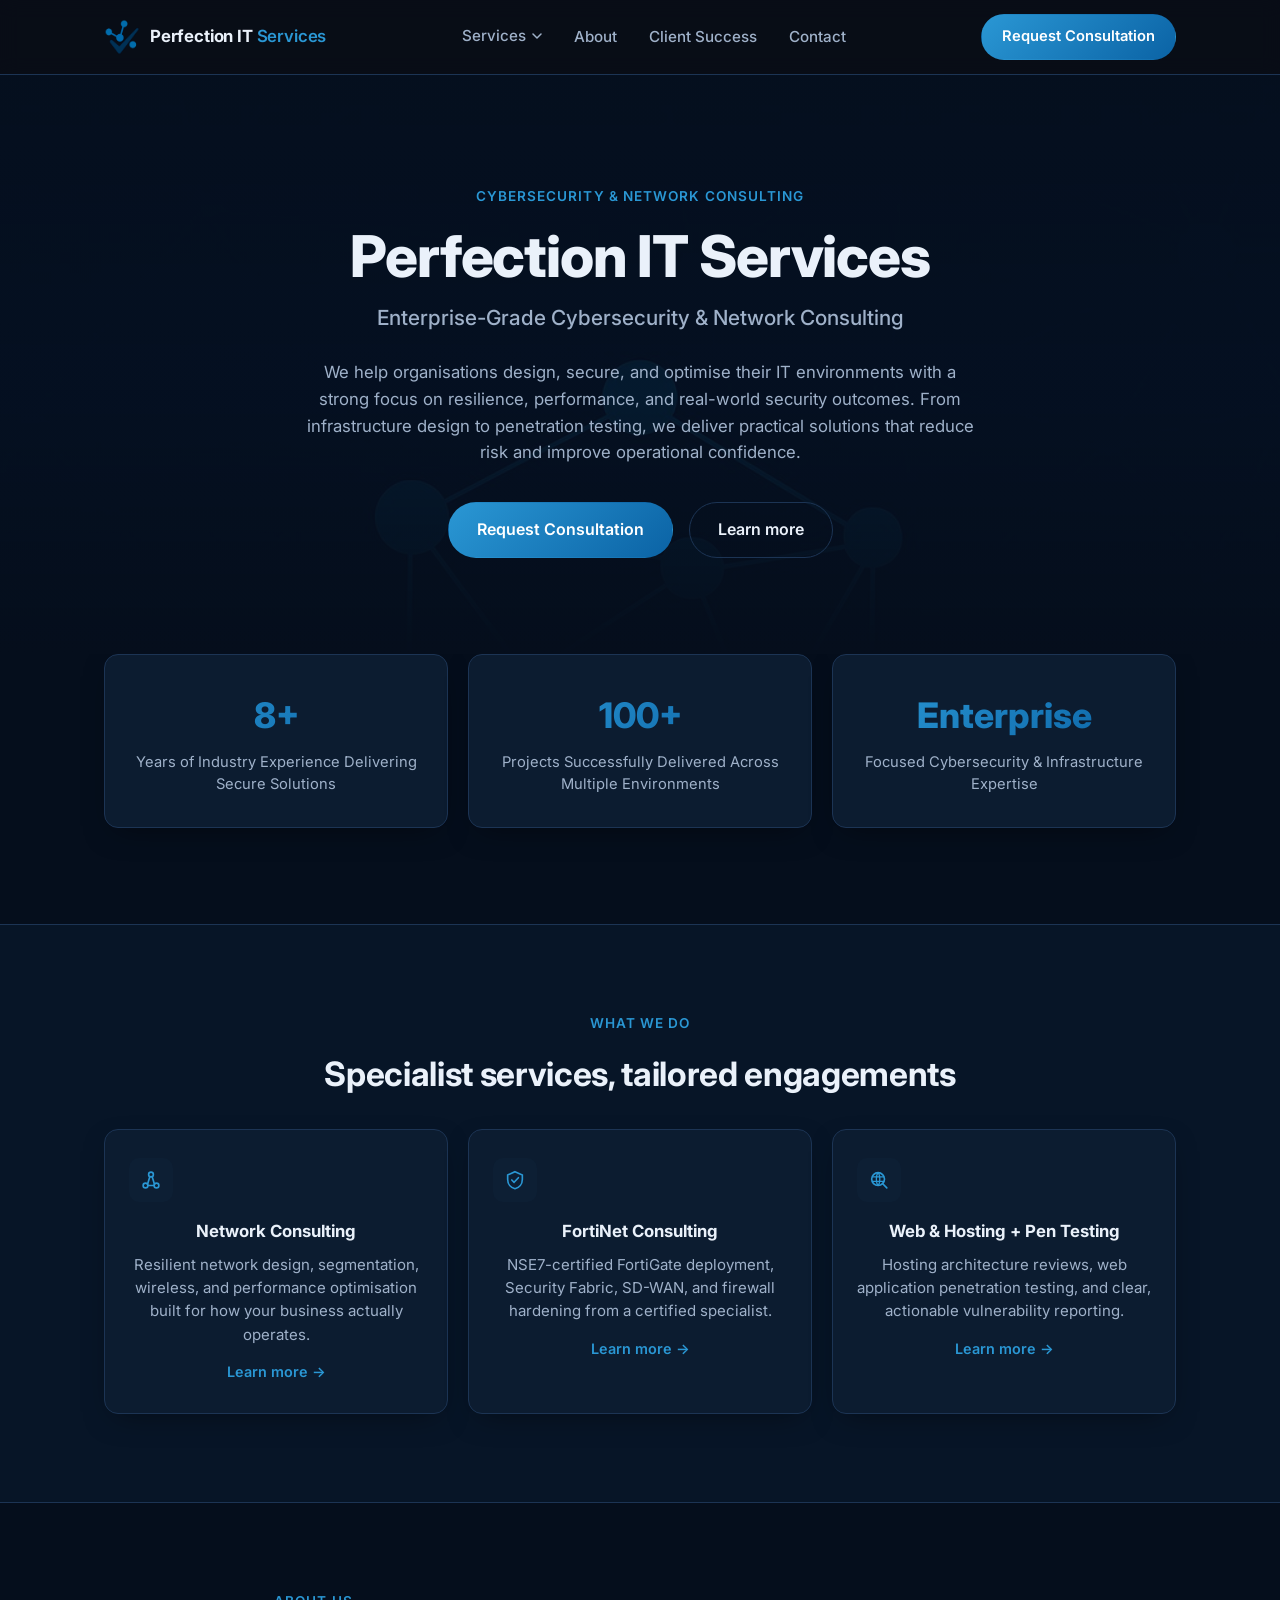
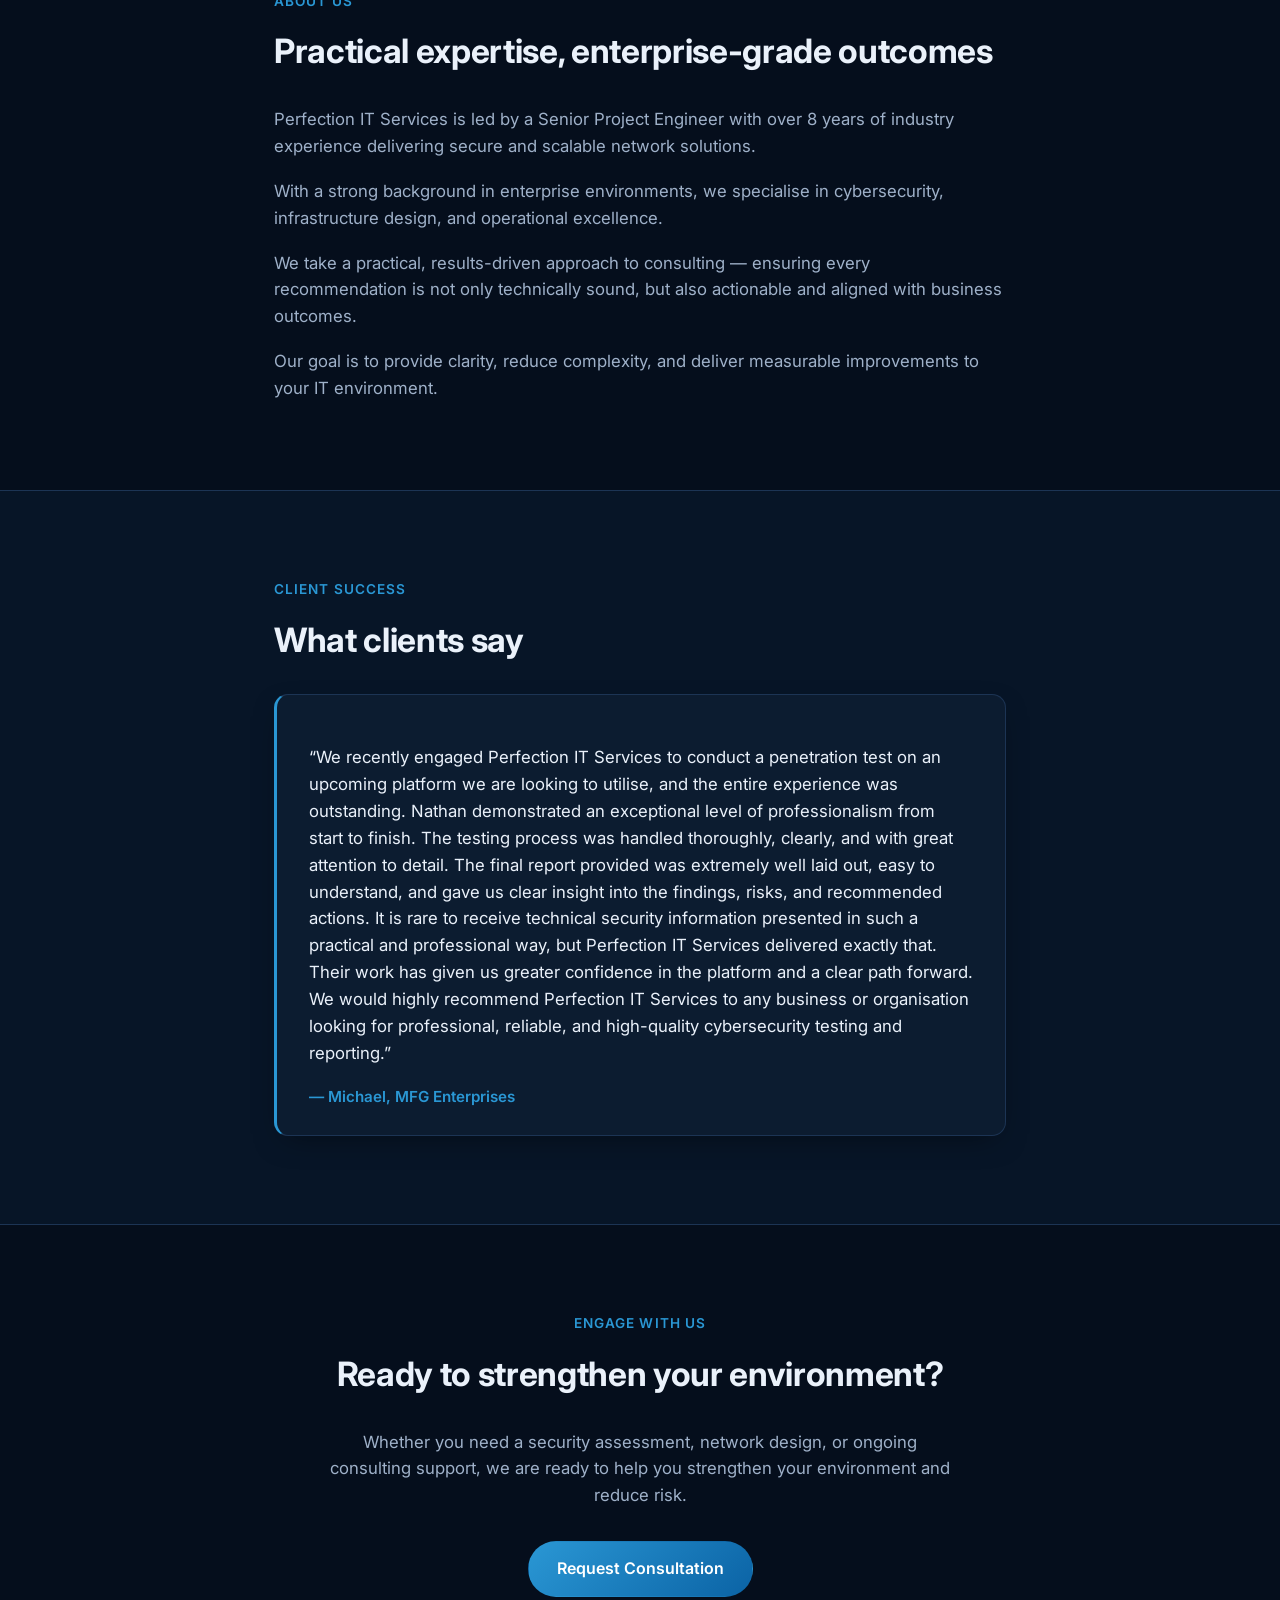
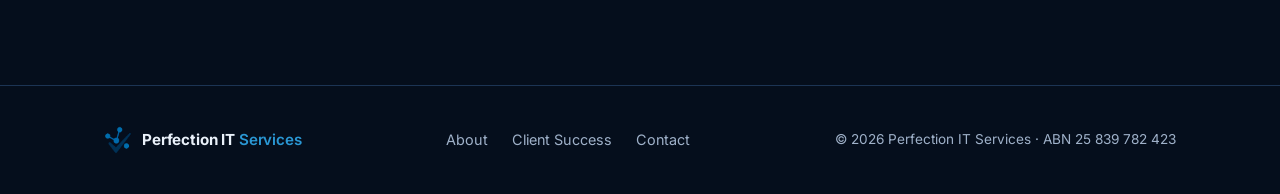
<file: index.html>
<!DOCTYPE html>
<html lang="en-AU">
<head>
<meta charset="UTF-8">
<meta name="viewport" content="width=device-width, initial-scale=1.0">
<title>Perfection IT Services | Cybersecurity &amp; Network Consulting</title>
<meta name="description" content="NSE7-certified cybersecurity, network design, and FortiNet consulting for Australian businesses — practical, results-driven security outcomes.">
<meta name="robots" content="index, follow">
<link rel="canonical" href="https://perfection-it.com/">

<link rel="icon" type="image/png" sizes="32x32" href="assets/favicon-32.png">
<link rel="icon" type="image/png" sizes="48x48" href="assets/favicon-48.png">
<link rel="icon" type="image/png" sizes="64x64" href="assets/favicon-64.png">
<link rel="apple-touch-icon" sizes="180x180" href="assets/apple-touch-icon.png">
<link rel="preconnect" href="https://fonts.googleapis.com">
<link rel="preconnect" href="https://fonts.gstatic.com" crossorigin>
<link href="https://fonts.googleapis.com/css2?family=Inter:wght@400;500;600;700;800&display=swap" rel="stylesheet">
<link rel="stylesheet" href="css/styles.css">

<meta property="og:site_name" content="Perfection IT Services">
<meta property="og:title" content="Perfection IT Services | Cybersecurity & Network Consulting">
<meta property="og:description" content="NSE7-certified cybersecurity, network design, and FortiNet consulting for Australian businesses — practical, results-driven security outcomes.">
<meta property="og:type" content="website">
<meta property="og:url" content="https://perfection-it.com/">
<meta property="og:image" content="https://perfection-it.com/assets/og-image.jpg">
<meta property="og:locale" content="en_AU">
<meta name="twitter:card" content="summary_large_image">
<meta name="twitter:title" content="Perfection IT Services | Cybersecurity & Network Consulting">
<meta name="twitter:description" content="NSE7-certified cybersecurity, network design, and FortiNet consulting for Australian businesses.">
<meta name="twitter:image" content="https://perfection-it.com/assets/og-image.jpg">

<script type="application/ld+json">
{
  "@context": "https://schema.org",
  "@type": "ProfessionalService",
  "@id": "https://perfection-it.com/#organization",
  "name": "Perfection IT Services",
  "url": "https://perfection-it.com/",
  "logo": "https://perfection-it.com/assets/logo-full.png",
  "image": "https://perfection-it.com/assets/og-image.jpg",
  "email": "consulting@perfection-it.com",
  "description": "Enterprise-grade cybersecurity, network design, and FortiNet consulting for Australian businesses, led by an NSE7-certified consultant.",
  "areaServed": "AU",
  "taxID": "25 839 782 423",
  "hasCredential": {
    "@type": "EducationalOccupationalCredential",
    "credentialCategory": "certification",
    "name": "NSE7 - Fortinet Network Security Expert"
  },
  "makesOffer": [
    {
      "@type": "Offer",
      "itemOffered": { "@type": "Service", "name": "Network Consulting", "url": "https://perfection-it.com/network-consulting.html" }
    },
    {
      "@type": "Offer",
      "itemOffered": { "@type": "Service", "name": "FortiNet Consulting", "url": "https://perfection-it.com/fortinet-consulting.html" }
    },
    {
      "@type": "Offer",
      "itemOffered": { "@type": "Service", "name": "Website & Hosted Platform Consulting + Penetration Testing", "url": "https://perfection-it.com/web-hosting-pentest.html" }
    }
  ]
}
</script>
</head>
<body>

<a class="skip-link" href="#main">Skip to content</a>

<header class="site-header" id="top">
  <div class="container header-inner">
    <a href="#top" class="brand" aria-label="Perfection IT Services — home">
      <img src="assets/logo-mark.png" alt="" width="36" height="36" class="brand-mark">
      <span class="brand-name">Perfection IT<span class="brand-name-accent"> Services</span></span>
    </a>

    <nav class="site-nav" aria-label="Primary">
      <button class="nav-toggle" id="navToggle" aria-expanded="false" aria-controls="navMenu" aria-label="Toggle menu">
        <span></span><span></span><span></span>
      </button>
      <ul class="nav-menu" id="navMenu">
        <li class="has-dropdown">
          <button type="button" class="dropdown-toggle" aria-haspopup="true" aria-expanded="false">
            Services
            <svg class="chevron" width="10" height="10" viewBox="0 0 10 10" aria-hidden="true"><path d="M1 3 L5 7 L9 3" stroke="currentColor" stroke-width="1.5" fill="none" stroke-linecap="round" stroke-linejoin="round"/></svg>
          </button>
          <ul class="dropdown-menu">
            <li><a href="network-consulting.html">Network Consulting</a></li>
            <li><a href="fortinet-consulting.html">FortiNet Consulting</a></li>
            <li><a href="web-hosting-pentest.html">Web &amp; Hosting + Pen Testing</a></li>
          </ul>
        </li>
        <li><a href="#about">About</a></li>
        <li><a href="#success">Client Success</a></li>
        <li><a href="#engage">Contact</a></li>
      </ul>
    </nav>

    <a href="https://portal.perfection-it.com/Request" class="btn btn-primary btn-header">Request Consultation</a>
  </div>
</header>

<main id="main">

  <section class="hero">
    <div class="container hero-inner">
      <p class="eyebrow">Cybersecurity &amp; Network Consulting</p>
      <h1>Perfection IT Services</h1>
      <p class="hero-sub">Enterprise-Grade Cybersecurity &amp; Network Consulting</p>
      <p class="hero-lede">
        We help organisations design, secure, and optimise their IT environments with a strong focus on
        resilience, performance, and real-world security outcomes. From infrastructure design to penetration
        testing, we deliver practical solutions that reduce risk and improve operational confidence.
      </p>
      <div class="hero-actions">
        <a href="https://portal.perfection-it.com/Request" class="btn btn-primary btn-lg">Request Consultation</a>
        <a href="#about" class="btn btn-ghost btn-lg">Learn more</a>
      </div>
    </div>
    <div class="hero-glow" aria-hidden="true"></div>
  </section>

  <section class="stats" aria-label="Key metrics">
    <div class="container stats-grid">
      <div class="stat-card">
        <p class="stat-number">8+</p>
        <p class="stat-label">Years of Industry Experience Delivering Secure Solutions</p>
      </div>
      <div class="stat-card">
        <p class="stat-number">100+</p>
        <p class="stat-label">Projects Successfully Delivered Across Multiple Environments</p>
      </div>
      <div class="stat-card">
        <p class="stat-number">Enterprise</p>
        <p class="stat-label">Focused Cybersecurity &amp; Infrastructure Expertise</p>
      </div>
    </div>
  </section>

  <section class="section section-alt" id="services">
    <div class="container section-center">
      <p class="section-kicker">What We Do</p>
      <h2>Specialist services, tailored engagements</h2>
      <div class="services-grid">
        <a href="network-consulting.html" class="feature-card">
          <span class="feature-icon" aria-hidden="true">
            <svg width="22" height="22" viewBox="0 0 24 24" fill="none"><circle cx="6" cy="18" r="2.6" stroke="currentColor" stroke-width="1.8"/><circle cx="18" cy="18" r="2.6" stroke="currentColor" stroke-width="1.8"/><circle cx="12" cy="6" r="2.6" stroke="currentColor" stroke-width="1.8"/><path d="M8.3 16.4 L10.8 8.2 M15.7 16.4 L13.2 8.2 M8.6 18 L15.4 18" stroke="currentColor" stroke-width="1.8" stroke-linecap="round"/></svg>
          </span>
          <h3>Network Consulting</h3>
          <p>Resilient network design, segmentation, wireless, and performance optimisation built for how your business actually operates.</p>
          <span class="card-link">Learn more →</span>
        </a>
        <a href="fortinet-consulting.html" class="feature-card">
          <span class="feature-icon" aria-hidden="true">
            <svg width="22" height="22" viewBox="0 0 24 24" fill="none"><path d="M12 3 L20 6.5 V11.5 C20 16.5 16.6 20.4 12 21.5 C7.4 20.4 4 16.5 4 11.5 V6.5 Z" stroke="currentColor" stroke-width="1.8"/><path d="M8.5 12 L11 14.5 L15.7 9.5" stroke="currentColor" stroke-width="1.8" stroke-linecap="round" stroke-linejoin="round"/></svg>
          </span>
          <h3>FortiNet Consulting</h3>
          <p>NSE7-certified FortiGate deployment, Security Fabric, SD-WAN, and firewall hardening from a certified specialist.</p>
          <span class="card-link">Learn more →</span>
        </a>
        <a href="web-hosting-pentest.html" class="feature-card">
          <span class="feature-icon" aria-hidden="true">
            <svg width="22" height="22" viewBox="0 0 24 24" fill="none"><circle cx="11" cy="11" r="7" stroke="currentColor" stroke-width="1.8"/><path d="M11 4 C13.5 6.5 13.5 15.5 11 18 M11 4 C8.5 6.5 8.5 15.5 11 18 M4.3 8.5 H17.7 M4.3 13.5 H17.7" stroke="currentColor" stroke-width="1.4"/><path d="M15.8 15.8 L20.5 20.5" stroke="currentColor" stroke-width="1.8" stroke-linecap="round"/></svg>
          </span>
          <h3>Web &amp; Hosting + Pen Testing</h3>
          <p>Hosting architecture reviews, web application penetration testing, and clear, actionable vulnerability reporting.</p>
          <span class="card-link">Learn more →</span>
        </a>
      </div>
    </div>
  </section>

  <section class="section" id="about">
    <div class="container section-narrow">
      <p class="section-kicker">About Us</p>
      <h2>Practical expertise, enterprise-grade outcomes</h2>
      <div class="prose">
        <p>Perfection IT Services is led by a Senior Project Engineer with over 8 years of industry experience delivering secure and scalable network solutions.</p>
        <p>With a strong background in enterprise environments, we specialise in cybersecurity, infrastructure design, and operational excellence.</p>
        <p>We take a practical, results-driven approach to consulting — ensuring every recommendation is not only technically sound, but also actionable and aligned with business outcomes.</p>
        <p>Our goal is to provide clarity, reduce complexity, and deliver measurable improvements to your IT environment.</p>
      </div>
    </div>
  </section>

  <section class="section section-alt" id="success">
    <div class="container section-narrow">
      <p class="section-kicker">Client Success</p>
      <h2>What clients say</h2>
      <figure class="testimonial">
        <blockquote>
          <p>&ldquo;We recently engaged Perfection IT Services to conduct a penetration test on an upcoming platform we
          are looking to utilise, and the entire experience was outstanding. Nathan demonstrated an exceptional
          level of professionalism from start to finish. The testing process was handled thoroughly, clearly, and
          with great attention to detail. The final report provided was extremely well laid out, easy to understand,
          and gave us clear insight into the findings, risks, and recommended actions. It is rare to receive technical
          security information presented in such a practical and professional way, but Perfection IT Services
          delivered exactly that. Their work has given us greater confidence in the platform and a clear path
          forward. We would highly recommend Perfection IT Services to any business or organisation looking for
          professional, reliable, and high-quality cybersecurity testing and reporting.&rdquo;</p>
        </blockquote>
        <figcaption>— Michael, MFG Enterprises</figcaption>
      </figure>
    </div>
  </section>

  <section class="section engage" id="engage">
    <div class="container section-narrow engage-inner">
      <p class="section-kicker">Engage With Us</p>
      <h2>Ready to strengthen your environment?</h2>
      <p class="engage-lede">
        Whether you need a security assessment, network design, or ongoing consulting support, we are ready to
        help you strengthen your environment and reduce risk.
      </p>
      <a href="https://portal.perfection-it.com/Request" class="btn btn-primary btn-lg">Request Consultation</a>
    </div>
  </section>

</main>

<footer class="site-footer">
  <div class="container footer-inner">
    <a href="#top" class="brand brand-footer" aria-label="Perfection IT Services — home">
      <img src="assets/logo-mark.png" alt="" width="28" height="28" class="brand-mark">
      <span class="brand-name">Perfection IT<span class="brand-name-accent"> Services</span></span>
    </a>
    <nav aria-label="Footer">
      <ul class="footer-nav">
        <li><a href="#about">About</a></li>
        <li><a href="#success">Client Success</a></li>
        <li><a href="#" class="js-mailto" data-user="consulting" data-domain="perfection-it.com">Contact</a></li>
      </ul>
    </nav>
    <p class="footer-copy">&copy; 2026 Perfection IT Services · ABN 25 839 782 423</p>
  </div>
</footer>

<script src="js/main.js"></script>
</body>
</html>
</file>
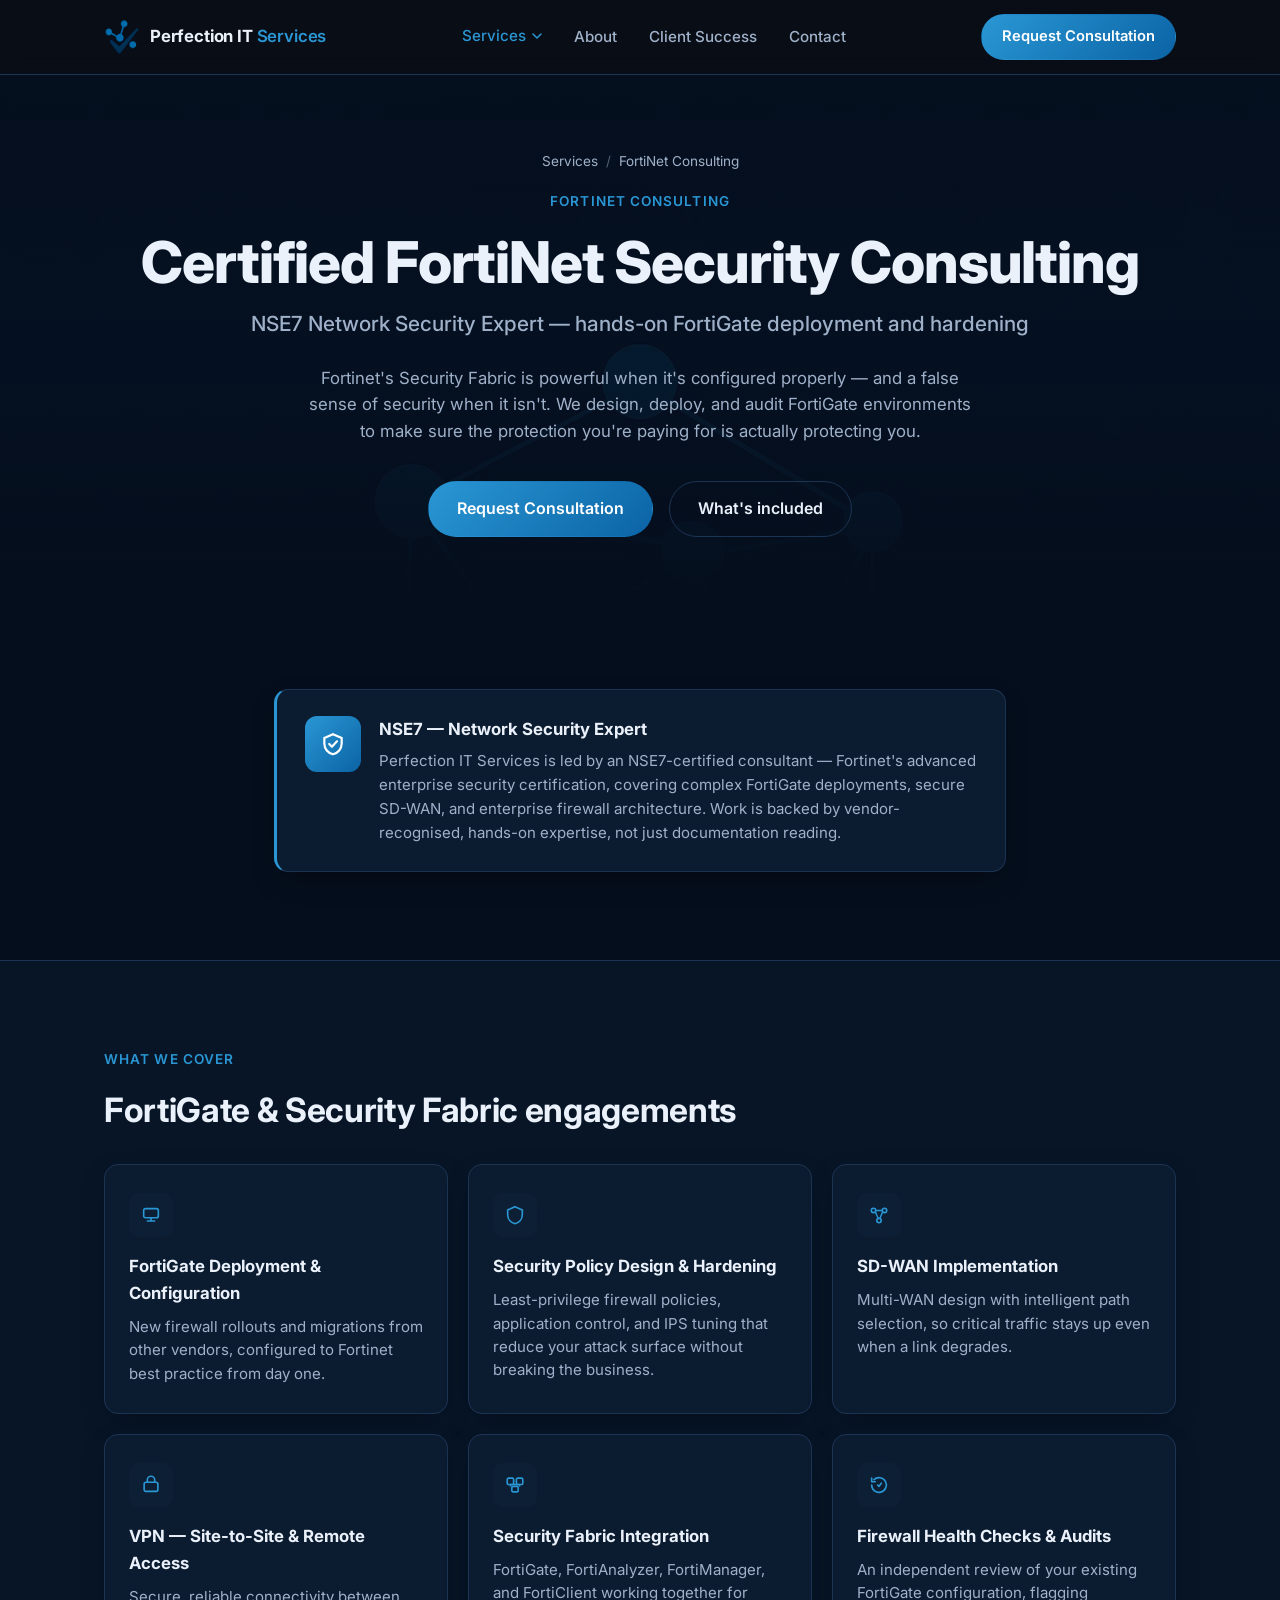
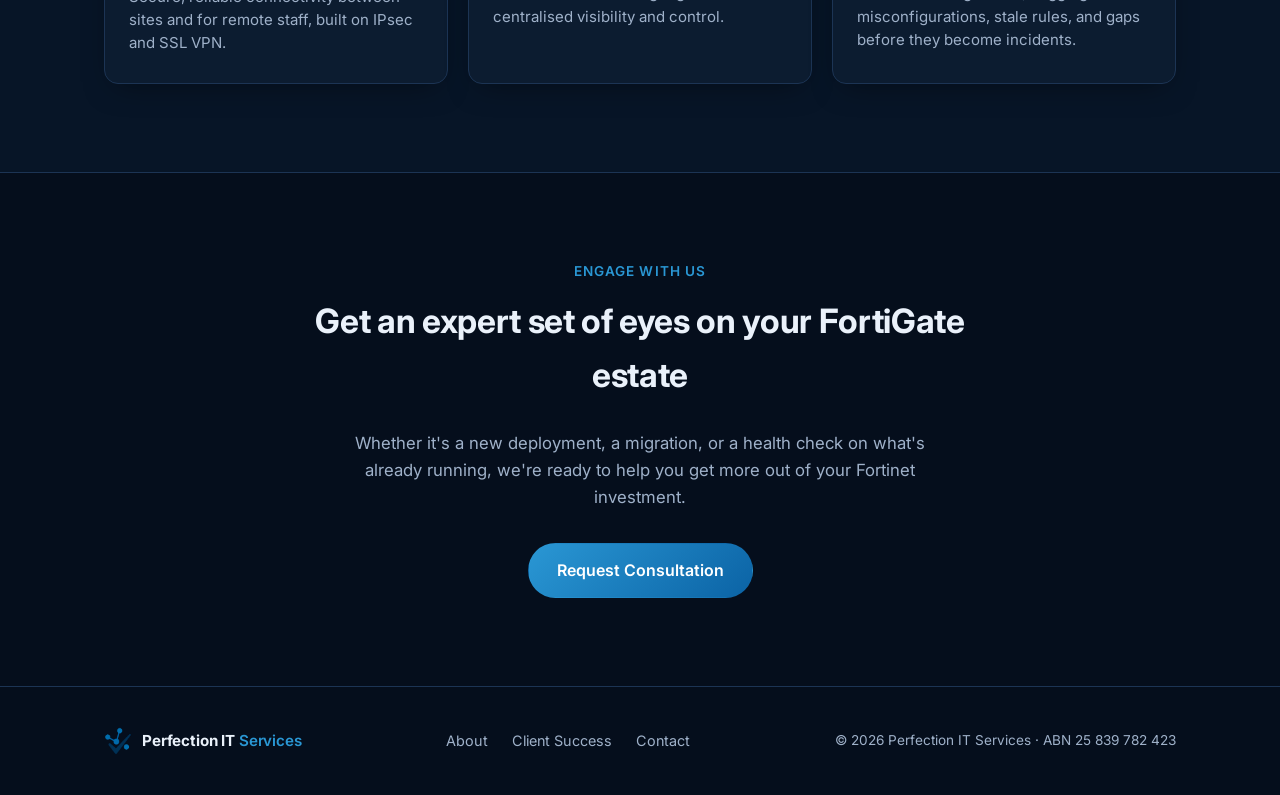
<file: fortinet-consulting.html>
<!DOCTYPE html>
<html lang="en-AU">
<head>
<meta charset="UTF-8">
<meta name="viewport" content="width=device-width, initial-scale=1.0">
<title>FortiNet Consulting | Perfection IT Services</title>
<meta name="description" content="NSE7-certified FortiGate deployment, Security Fabric, SD-WAN, and hardening consulting for Australian businesses.">
<meta name="robots" content="index, follow">
<link rel="canonical" href="https://perfection-it.com/fortinet-consulting.html">

<link rel="icon" type="image/png" sizes="32x32" href="assets/favicon-32.png">
<link rel="icon" type="image/png" sizes="48x48" href="assets/favicon-48.png">
<link rel="icon" type="image/png" sizes="64x64" href="assets/favicon-64.png">
<link rel="apple-touch-icon" sizes="180x180" href="assets/apple-touch-icon.png">
<link rel="preconnect" href="https://fonts.googleapis.com">
<link rel="preconnect" href="https://fonts.gstatic.com" crossorigin>
<link href="https://fonts.googleapis.com/css2?family=Inter:wght@400;500;600;700;800&display=swap" rel="stylesheet">
<link rel="stylesheet" href="css/styles.css">

<meta property="og:site_name" content="Perfection IT Services">
<meta property="og:title" content="FortiNet Consulting | Perfection IT Services">
<meta property="og:description" content="NSE7-certified FortiGate deployment, Security Fabric, SD-WAN, and firewall hardening consulting.">
<meta property="og:type" content="website">
<meta property="og:url" content="https://perfection-it.com/fortinet-consulting.html">
<meta property="og:image" content="https://perfection-it.com/assets/og-image.jpg">
<meta property="og:locale" content="en_AU">
<meta name="twitter:card" content="summary_large_image">
<meta name="twitter:title" content="FortiNet Consulting | Perfection IT Services">
<meta name="twitter:description" content="NSE7-certified FortiGate deployment, Security Fabric, SD-WAN, and firewall hardening consulting.">
<meta name="twitter:image" content="https://perfection-it.com/assets/og-image.jpg">

<script type="application/ld+json">
{
  "@context": "https://schema.org",
  "@type": "Service",
  "serviceType": "FortiNet Consulting",
  "name": "FortiNet Consulting",
  "url": "https://perfection-it.com/fortinet-consulting.html",
  "description": "NSE7-certified FortiGate deployment and configuration, security policy design and hardening, SD-WAN implementation, VPN, Security Fabric integration, and firewall health checks.",
  "areaServed": "AU",
  "provider": {
    "@type": "ProfessionalService",
    "name": "Perfection IT Services",
    "url": "https://perfection-it.com/"
  }
}
</script>
<script type="application/ld+json">
{
  "@context": "https://schema.org",
  "@type": "BreadcrumbList",
  "itemListElement": [
    { "@type": "ListItem", "position": 1, "name": "Home", "item": "https://perfection-it.com/" },
    { "@type": "ListItem", "position": 2, "name": "Services", "item": "https://perfection-it.com/#services" },
    { "@type": "ListItem", "position": 3, "name": "FortiNet Consulting", "item": "https://perfection-it.com/fortinet-consulting.html" }
  ]
}
</script>
</head>
<body>

<a class="skip-link" href="#main">Skip to content</a>

<header class="site-header" id="top">
  <div class="container header-inner">
    <a href="index.html" class="brand" aria-label="Perfection IT Services — home">
      <img src="assets/logo-mark.png" alt="" width="36" height="36" class="brand-mark">
      <span class="brand-name">Perfection IT<span class="brand-name-accent"> Services</span></span>
    </a>

    <nav class="site-nav" aria-label="Primary">
      <button class="nav-toggle" id="navToggle" aria-expanded="false" aria-controls="navMenu" aria-label="Toggle menu">
        <span></span><span></span><span></span>
      </button>
      <ul class="nav-menu" id="navMenu">
        <li class="has-dropdown">
          <button type="button" class="dropdown-toggle is-current" aria-haspopup="true" aria-expanded="false">
            Services
            <svg class="chevron" width="10" height="10" viewBox="0 0 10 10" aria-hidden="true"><path d="M1 3 L5 7 L9 3" stroke="currentColor" stroke-width="1.5" fill="none" stroke-linecap="round" stroke-linejoin="round"/></svg>
          </button>
          <ul class="dropdown-menu">
            <li><a href="network-consulting.html">Network Consulting</a></li>
            <li><a href="fortinet-consulting.html" aria-current="page">FortiNet Consulting</a></li>
            <li><a href="web-hosting-pentest.html">Web &amp; Hosting + Pen Testing</a></li>
          </ul>
        </li>
        <li><a href="index.html#about">About</a></li>
        <li><a href="index.html#success">Client Success</a></li>
        <li><a href="index.html#engage">Contact</a></li>
      </ul>
    </nav>

    <a href="https://portal.perfection-it.com/Request/Fortinet" class="btn btn-primary btn-header">Request Consultation</a>
  </div>
</header>

<main id="main">

  <section class="hero hero-page">
    <div class="container hero-inner">
      <p class="breadcrumb"><a href="index.html">Services</a><span class="sep">/</span>FortiNet Consulting</p>
      <p class="eyebrow">FortiNet Consulting</p>
      <h1>Certified FortiNet Security Consulting</h1>
      <p class="hero-sub">NSE7 Network Security Expert — hands-on FortiGate deployment and hardening</p>
      <p class="hero-lede">
        Fortinet's Security Fabric is powerful when it's configured properly — and a false sense of security when
        it isn't. We design, deploy, and audit FortiGate environments to make sure the protection you're paying
        for is actually protecting you.
      </p>
      <div class="hero-actions">
        <a href="https://portal.perfection-it.com/Request/Fortinet" class="btn btn-primary btn-lg">Request Consultation</a>
        <a href="#coverage" class="btn btn-ghost btn-lg">What's included</a>
      </div>
    </div>
    <div class="hero-glow" aria-hidden="true"></div>
  </section>

  <section class="section">
    <div class="container section-narrow">
      <figure class="cert-badge" style="margin:0;">
        <span class="cert-icon" aria-hidden="true">
          <svg width="26" height="26" viewBox="0 0 24 24" fill="none"><path d="M12 3 L20 6.5 V11.5 C20 16.5 16.6 20.4 12 21.5 C7.4 20.4 4 16.5 4 11.5 V6.5 Z" stroke="currentColor" stroke-width="2"/><path d="M8.5 12 L11 14.5 L15.7 9.5" stroke="currentColor" stroke-width="2" stroke-linecap="round" stroke-linejoin="round"/></svg>
        </span>
        <figcaption>
          <h3>NSE7 — Network Security Expert</h3>
          <p>Perfection IT Services is led by an NSE7-certified consultant — Fortinet's advanced enterprise
          security certification, covering complex FortiGate deployments, secure SD-WAN, and enterprise firewall
          architecture. Work is backed by vendor-recognised, hands-on expertise, not just documentation reading.</p>
        </figcaption>
      </figure>
    </div>
  </section>

  <section class="section section-alt" id="coverage">
    <div class="container">
      <p class="section-kicker">What We Cover</p>
      <h2>FortiGate &amp; Security Fabric engagements</h2>
      <div class="feature-grid">

        <div class="feature-card">
          <span class="feature-icon" aria-hidden="true">
            <svg width="22" height="22" viewBox="0 0 24 24" fill="none"><rect x="4" y="5" width="16" height="10" rx="2" stroke="currentColor" stroke-width="1.8"/><path d="M8 18.5 H16 M12 15 V18.5" stroke="currentColor" stroke-width="1.8" stroke-linecap="round"/></svg>
          </span>
          <h3>FortiGate Deployment &amp; Configuration</h3>
          <p>New firewall rollouts and migrations from other vendors, configured to Fortinet best practice from day one.</p>
        </div>

        <div class="feature-card">
          <span class="feature-icon" aria-hidden="true">
            <svg width="22" height="22" viewBox="0 0 24 24" fill="none"><path d="M12 3 L20 6.5 V11.5 C20 16.5 16.6 20.4 12 21.5 C7.4 20.4 4 16.5 4 11.5 V6.5 Z" stroke="currentColor" stroke-width="1.8"/></svg>
          </span>
          <h3>Security Policy Design &amp; Hardening</h3>
          <p>Least-privilege firewall policies, application control, and IPS tuning that reduce your attack surface without breaking the business.</p>
        </div>

        <div class="feature-card">
          <span class="feature-icon" aria-hidden="true">
            <svg width="22" height="22" viewBox="0 0 24 24" fill="none"><circle cx="6" cy="7" r="2.4" stroke="currentColor" stroke-width="1.8"/><circle cx="18" cy="7" r="2.4" stroke="currentColor" stroke-width="1.8"/><circle cx="12" cy="18" r="2.4" stroke="currentColor" stroke-width="1.8"/><path d="M8 8.5 L11 15.5 M16 8.5 L13 15.5 M8.3 7 H15.7" stroke="currentColor" stroke-width="1.6"/></svg>
          </span>
          <h3>SD-WAN Implementation</h3>
          <p>Multi-WAN design with intelligent path selection, so critical traffic stays up even when a link degrades.</p>
        </div>

        <div class="feature-card">
          <span class="feature-icon" aria-hidden="true">
            <svg width="22" height="22" viewBox="0 0 24 24" fill="none"><rect x="4.5" y="9" width="15" height="10" rx="2" stroke="currentColor" stroke-width="1.8"/><path d="M8 9 V6.5 a4 4 0 0 1 8 0 V9" stroke="currentColor" stroke-width="1.8"/></svg>
          </span>
          <h3>VPN — Site-to-Site &amp; Remote Access</h3>
          <p>Secure, reliable connectivity between sites and for remote staff, built on IPsec and SSL VPN.</p>
        </div>

        <div class="feature-card">
          <span class="feature-icon" aria-hidden="true">
            <svg width="22" height="22" viewBox="0 0 24 24" fill="none"><rect x="3.5" y="4.5" width="7" height="7" rx="1.5" stroke="currentColor" stroke-width="1.8"/><rect x="13.5" y="4.5" width="7" height="7" rx="1.5" stroke="currentColor" stroke-width="1.8"/><rect x="8.5" y="13.5" width="7" height="6" rx="1.5" stroke="currentColor" stroke-width="1.8"/><path d="M7 11.5 V13.5 M17 11.5 V13.5 M7 11.5 H17" stroke="currentColor" stroke-width="1.6"/></svg>
          </span>
          <h3>Security Fabric Integration</h3>
          <p>FortiGate, FortiAnalyzer, FortiManager, and FortiClient working together for centralised visibility and control.</p>
        </div>

        <div class="feature-card">
          <span class="feature-icon" aria-hidden="true">
            <svg width="22" height="22" viewBox="0 0 24 24" fill="none"><path d="M4 12 a8 8 0 1 0 2.5-5.8" stroke="currentColor" stroke-width="1.8" stroke-linecap="round" fill="none"/><path d="M4 4.5 L4 8.5 L8 8.5" stroke="currentColor" stroke-width="1.8" stroke-linecap="round" stroke-linejoin="round" fill="none"/><path d="M10.5 12 L12 13.5 L14.5 10" stroke="currentColor" stroke-width="1.8" stroke-linecap="round" stroke-linejoin="round"/></svg>
          </span>
          <h3>Firewall Health Checks &amp; Audits</h3>
          <p>An independent review of your existing FortiGate configuration, flagging misconfigurations, stale rules, and gaps before they become incidents.</p>
        </div>

      </div>
    </div>
  </section>

  <section class="section engage" id="engage">
    <div class="container section-narrow engage-inner">
      <p class="section-kicker">Engage With Us</p>
      <h2>Get an expert set of eyes on your FortiGate estate</h2>
      <p class="engage-lede">
        Whether it's a new deployment, a migration, or a health check on what's already running, we're ready to
        help you get more out of your Fortinet investment.
      </p>
      <a href="https://portal.perfection-it.com/Request/Fortinet" class="btn btn-primary btn-lg">Request Consultation</a>
    </div>
  </section>

</main>

<footer class="site-footer">
  <div class="container footer-inner">
    <a href="index.html" class="brand brand-footer" aria-label="Perfection IT Services — home">
      <img src="assets/logo-mark.png" alt="" width="28" height="28" class="brand-mark">
      <span class="brand-name">Perfection IT<span class="brand-name-accent"> Services</span></span>
    </a>
    <nav aria-label="Footer">
      <ul class="footer-nav">
        <li><a href="index.html#about">About</a></li>
        <li><a href="index.html#success">Client Success</a></li>
        <li><a href="#" class="js-mailto" data-user="consulting" data-domain="perfection-it.com">Contact</a></li>
      </ul>
    </nav>
    <p class="footer-copy">&copy; 2026 Perfection IT Services · ABN 25 839 782 423</p>
  </div>
</footer>

<script src="js/main.js"></script>
</body>
</html>
</file>
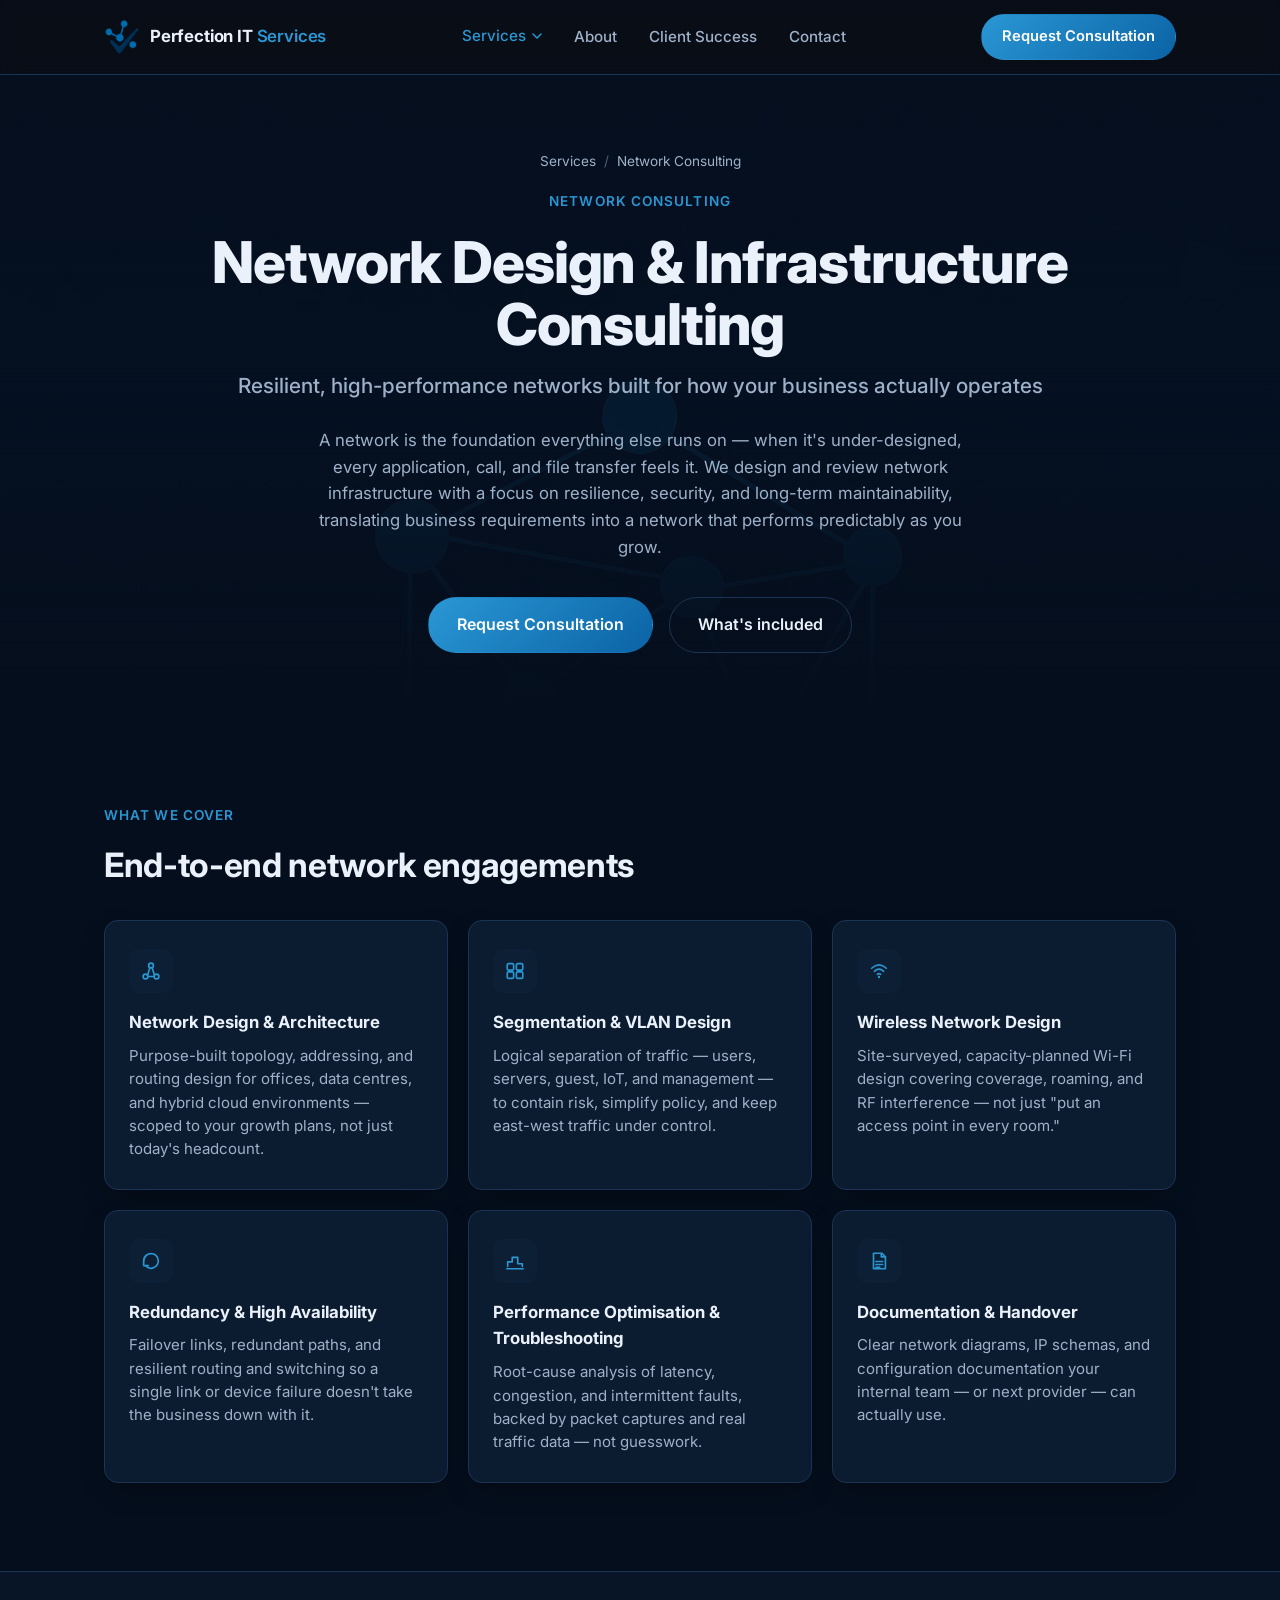
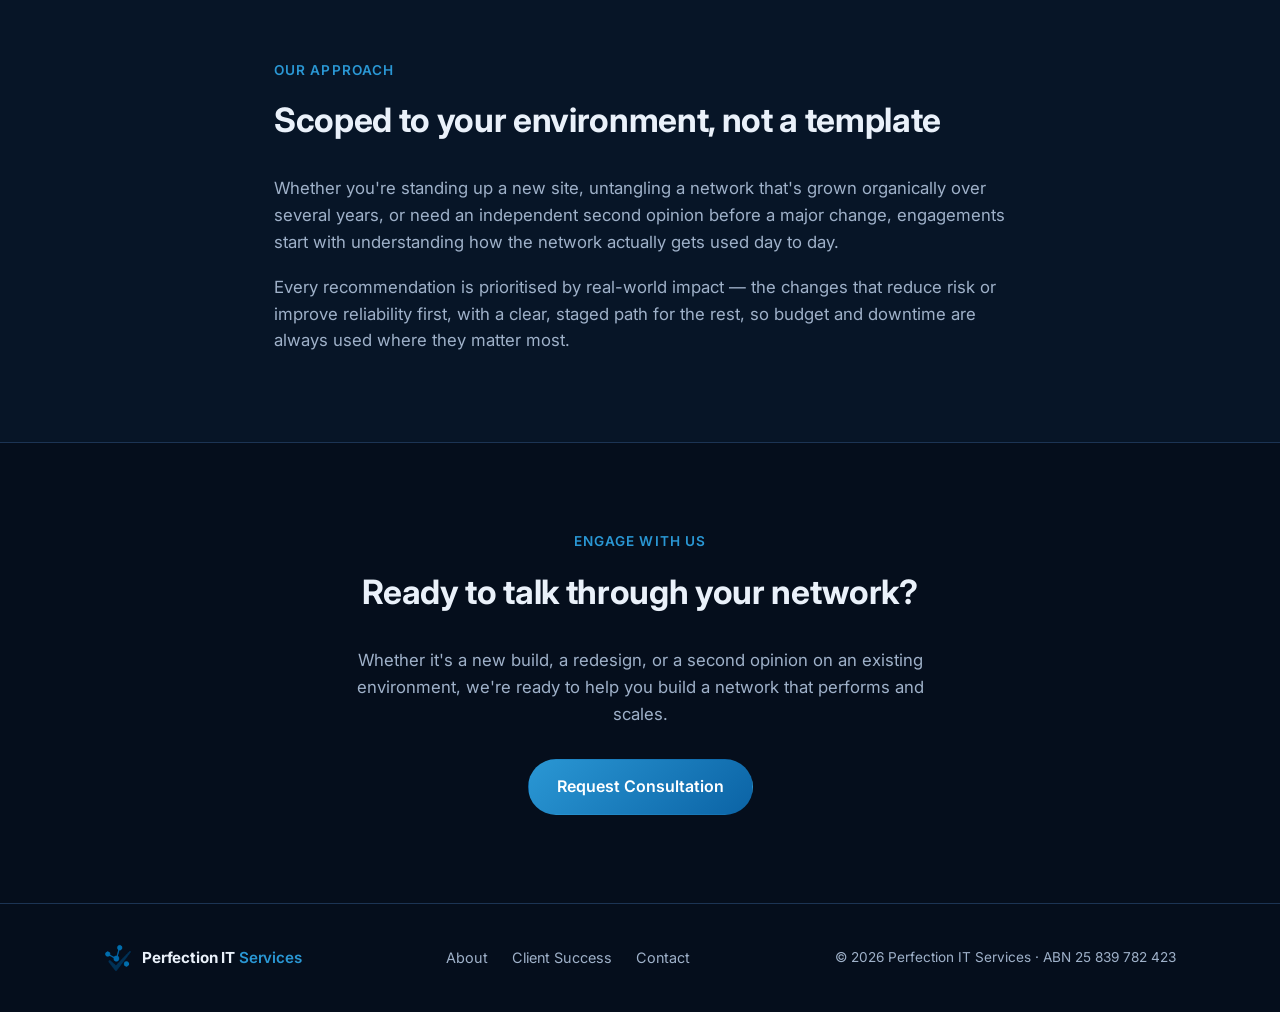
<file: network-consulting.html>
<!DOCTYPE html>
<html lang="en-AU">
<head>
<meta charset="UTF-8">
<meta name="viewport" content="width=device-width, initial-scale=1.0">
<title>Network Consulting | Perfection IT Services</title>
<meta name="description" content="Network design, segmentation, wireless, and performance consulting from Perfection IT Services — practical infrastructure built to perform and scale.">
<meta name="robots" content="index, follow">
<link rel="canonical" href="https://perfection-it.com/network-consulting.html">

<link rel="icon" type="image/png" sizes="32x32" href="assets/favicon-32.png">
<link rel="icon" type="image/png" sizes="48x48" href="assets/favicon-48.png">
<link rel="icon" type="image/png" sizes="64x64" href="assets/favicon-64.png">
<link rel="apple-touch-icon" sizes="180x180" href="assets/apple-touch-icon.png">
<link rel="preconnect" href="https://fonts.googleapis.com">
<link rel="preconnect" href="https://fonts.gstatic.com" crossorigin>
<link href="https://fonts.googleapis.com/css2?family=Inter:wght@400;500;600;700;800&display=swap" rel="stylesheet">
<link rel="stylesheet" href="css/styles.css">

<meta property="og:site_name" content="Perfection IT Services">
<meta property="og:title" content="Network Consulting | Perfection IT Services">
<meta property="og:description" content="Network design, segmentation, wireless, and performance consulting — practical infrastructure built to perform and scale.">
<meta property="og:type" content="website">
<meta property="og:url" content="https://perfection-it.com/network-consulting.html">
<meta property="og:image" content="https://perfection-it.com/assets/og-image.jpg">
<meta property="og:locale" content="en_AU">
<meta name="twitter:card" content="summary_large_image">
<meta name="twitter:title" content="Network Consulting | Perfection IT Services">
<meta name="twitter:description" content="Network design, segmentation, wireless, and performance consulting — practical infrastructure built to perform and scale.">
<meta name="twitter:image" content="https://perfection-it.com/assets/og-image.jpg">

<script type="application/ld+json">
{
  "@context": "https://schema.org",
  "@type": "Service",
  "serviceType": "Network Consulting",
  "name": "Network Consulting",
  "url": "https://perfection-it.com/network-consulting.html",
  "description": "Network design and architecture, VLAN segmentation, wireless network design, redundancy and high availability, performance troubleshooting, and documentation.",
  "areaServed": "AU",
  "provider": {
    "@type": "ProfessionalService",
    "name": "Perfection IT Services",
    "url": "https://perfection-it.com/"
  }
}
</script>
<script type="application/ld+json">
{
  "@context": "https://schema.org",
  "@type": "BreadcrumbList",
  "itemListElement": [
    { "@type": "ListItem", "position": 1, "name": "Home", "item": "https://perfection-it.com/" },
    { "@type": "ListItem", "position": 2, "name": "Services", "item": "https://perfection-it.com/#services" },
    { "@type": "ListItem", "position": 3, "name": "Network Consulting", "item": "https://perfection-it.com/network-consulting.html" }
  ]
}
</script>
</head>
<body>

<a class="skip-link" href="#main">Skip to content</a>

<header class="site-header" id="top">
  <div class="container header-inner">
    <a href="index.html" class="brand" aria-label="Perfection IT Services — home">
      <img src="assets/logo-mark.png" alt="" width="36" height="36" class="brand-mark">
      <span class="brand-name">Perfection IT<span class="brand-name-accent"> Services</span></span>
    </a>

    <nav class="site-nav" aria-label="Primary">
      <button class="nav-toggle" id="navToggle" aria-expanded="false" aria-controls="navMenu" aria-label="Toggle menu">
        <span></span><span></span><span></span>
      </button>
      <ul class="nav-menu" id="navMenu">
        <li class="has-dropdown">
          <button type="button" class="dropdown-toggle is-current" aria-haspopup="true" aria-expanded="false">
            Services
            <svg class="chevron" width="10" height="10" viewBox="0 0 10 10" aria-hidden="true"><path d="M1 3 L5 7 L9 3" stroke="currentColor" stroke-width="1.5" fill="none" stroke-linecap="round" stroke-linejoin="round"/></svg>
          </button>
          <ul class="dropdown-menu">
            <li><a href="network-consulting.html" aria-current="page">Network Consulting</a></li>
            <li><a href="fortinet-consulting.html">FortiNet Consulting</a></li>
            <li><a href="web-hosting-pentest.html">Web &amp; Hosting + Pen Testing</a></li>
          </ul>
        </li>
        <li><a href="index.html#about">About</a></li>
        <li><a href="index.html#success">Client Success</a></li>
        <li><a href="index.html#engage">Contact</a></li>
      </ul>
    </nav>

    <a href="https://portal.perfection-it.com/Request/Network" class="btn btn-primary btn-header">Request Consultation</a>
  </div>
</header>

<main id="main">

  <section class="hero hero-page">
    <div class="container hero-inner">
      <p class="breadcrumb"><a href="index.html">Services</a><span class="sep">/</span>Network Consulting</p>
      <p class="eyebrow">Network Consulting</p>
      <h1>Network Design &amp; Infrastructure Consulting</h1>
      <p class="hero-sub">Resilient, high-performance networks built for how your business actually operates</p>
      <p class="hero-lede">
        A network is the foundation everything else runs on — when it's under-designed, every application, call,
        and file transfer feels it. We design and review network infrastructure with a focus on resilience,
        security, and long-term maintainability, translating business requirements into a network that performs
        predictably as you grow.
      </p>
      <div class="hero-actions">
        <a href="https://portal.perfection-it.com/Request/Network" class="btn btn-primary btn-lg">Request Consultation</a>
        <a href="#coverage" class="btn btn-ghost btn-lg">What's included</a>
      </div>
    </div>
    <div class="hero-glow" aria-hidden="true"></div>
  </section>

  <section class="section" id="coverage">
    <div class="container">
      <p class="section-kicker">What We Cover</p>
      <h2>End-to-end network engagements</h2>
      <div class="feature-grid">

        <div class="feature-card">
          <span class="feature-icon" aria-hidden="true">
            <svg width="22" height="22" viewBox="0 0 24 24" fill="none"><circle cx="6" cy="18" r="2.6" stroke="currentColor" stroke-width="1.8"/><circle cx="18" cy="18" r="2.6" stroke="currentColor" stroke-width="1.8"/><circle cx="12" cy="6" r="2.6" stroke="currentColor" stroke-width="1.8"/><path d="M8.3 16.4 L10.8 8.2 M15.7 16.4 L13.2 8.2 M8.6 18 L15.4 18" stroke="currentColor" stroke-width="1.8" stroke-linecap="round"/></svg>
          </span>
          <h3>Network Design &amp; Architecture</h3>
          <p>Purpose-built topology, addressing, and routing design for offices, data centres, and hybrid cloud environments — scoped to your growth plans, not just today's headcount.</p>
        </div>

        <div class="feature-card">
          <span class="feature-icon" aria-hidden="true">
            <svg width="22" height="22" viewBox="0 0 24 24" fill="none"><rect x="3.5" y="4" width="7" height="7" rx="1.5" stroke="currentColor" stroke-width="1.8"/><rect x="13.5" y="4" width="7" height="7" rx="1.5" stroke="currentColor" stroke-width="1.8"/><rect x="3.5" y="13" width="7" height="7" rx="1.5" stroke="currentColor" stroke-width="1.8"/><rect x="13.5" y="13" width="7" height="7" rx="1.5" stroke="currentColor" stroke-width="1.8"/></svg>
          </span>
          <h3>Segmentation &amp; VLAN Design</h3>
          <p>Logical separation of traffic — users, servers, guest, IoT, and management — to contain risk, simplify policy, and keep east-west traffic under control.</p>
        </div>

        <div class="feature-card">
          <span class="feature-icon" aria-hidden="true">
            <svg width="22" height="22" viewBox="0 0 24 24" fill="none"><path d="M4 9 C9 4.5 15 4.5 20 9 M7 12.3 C10 9.6 14 9.6 17 12.3 M10.2 15.6 C11.3 14.6 12.7 14.6 13.8 15.6" stroke="currentColor" stroke-width="1.8" stroke-linecap="round"/><circle cx="12" cy="18.6" r="1.3" fill="currentColor"/></svg>
          </span>
          <h3>Wireless Network Design</h3>
          <p>Site-surveyed, capacity-planned Wi-Fi design covering coverage, roaming, and RF interference — not just "put an access point in every room."</p>
        </div>

        <div class="feature-card">
          <span class="feature-icon" aria-hidden="true">
            <svg width="22" height="22" viewBox="0 0 24 24" fill="none"><path d="M4 12 a8 8 0 1 1 3 6.2" stroke="currentColor" stroke-width="1.8" stroke-linecap="round" fill="none"/><path d="M4 12 L4 17 L9 17" stroke="currentColor" stroke-width="1.8" stroke-linecap="round" stroke-linejoin="round" fill="none"/></svg>
          </span>
          <h3>Redundancy &amp; High Availability</h3>
          <p>Failover links, redundant paths, and resilient routing and switching so a single link or device failure doesn't take the business down with it.</p>
        </div>

        <div class="feature-card">
          <span class="feature-icon" aria-hidden="true">
            <svg width="22" height="22" viewBox="0 0 24 24" fill="none"><path d="M4 18 L4 13 L9 13 L9 8 L15 8 L15 15 L20 15 L20 18" stroke="currentColor" stroke-width="1.8" stroke-linecap="round" stroke-linejoin="round"/><path d="M3 20.5 H21" stroke="currentColor" stroke-width="1.8" stroke-linecap="round"/></svg>
          </span>
          <h3>Performance Optimisation &amp; Troubleshooting</h3>
          <p>Root-cause analysis of latency, congestion, and intermittent faults, backed by packet captures and real traffic data — not guesswork.</p>
        </div>

        <div class="feature-card">
          <span class="feature-icon" aria-hidden="true">
            <svg width="22" height="22" viewBox="0 0 24 24" fill="none"><path d="M6 3.5 H15 L19 7.5 V20.5 H6 Z" stroke="currentColor" stroke-width="1.8" stroke-linejoin="round"/><path d="M14.5 3.5 V7.5 H19" stroke="currentColor" stroke-width="1.8" stroke-linejoin="round"/><path d="M8.5 12.5 H16 M8.5 15.7 H16 M8.5 18.9 H13" stroke="currentColor" stroke-width="1.6" stroke-linecap="round"/></svg>
          </span>
          <h3>Documentation &amp; Handover</h3>
          <p>Clear network diagrams, IP schemas, and configuration documentation your internal team — or next provider — can actually use.</p>
        </div>

      </div>
    </div>
  </section>

  <section class="section section-alt">
    <div class="container section-narrow">
      <p class="section-kicker">Our Approach</p>
      <h2>Scoped to your environment, not a template</h2>
      <div class="prose">
        <p>Whether you're standing up a new site, untangling a network that's grown organically over several years, or need an independent second opinion before a major change, engagements start with understanding how the network actually gets used day to day.</p>
        <p>Every recommendation is prioritised by real-world impact — the changes that reduce risk or improve reliability first, with a clear, staged path for the rest, so budget and downtime are always used where they matter most.</p>
      </div>
    </div>
  </section>

  <section class="section engage" id="engage">
    <div class="container section-narrow engage-inner">
      <p class="section-kicker">Engage With Us</p>
      <h2>Ready to talk through your network?</h2>
      <p class="engage-lede">
        Whether it's a new build, a redesign, or a second opinion on an existing environment, we're ready to help
        you build a network that performs and scales.
      </p>
      <a href="https://portal.perfection-it.com/Request/Network" class="btn btn-primary btn-lg">Request Consultation</a>
    </div>
  </section>

</main>

<footer class="site-footer">
  <div class="container footer-inner">
    <a href="index.html" class="brand brand-footer" aria-label="Perfection IT Services — home">
      <img src="assets/logo-mark.png" alt="" width="28" height="28" class="brand-mark">
      <span class="brand-name">Perfection IT<span class="brand-name-accent"> Services</span></span>
    </a>
    <nav aria-label="Footer">
      <ul class="footer-nav">
        <li><a href="index.html#about">About</a></li>
        <li><a href="index.html#success">Client Success</a></li>
        <li><a href="#" class="js-mailto" data-user="consulting" data-domain="perfection-it.com">Contact</a></li>
      </ul>
    </nav>
    <p class="footer-copy">&copy; 2026 Perfection IT Services · ABN 25 839 782 423</p>
  </div>
</footer>

<script src="js/main.js"></script>
</body>
</html>
</file>
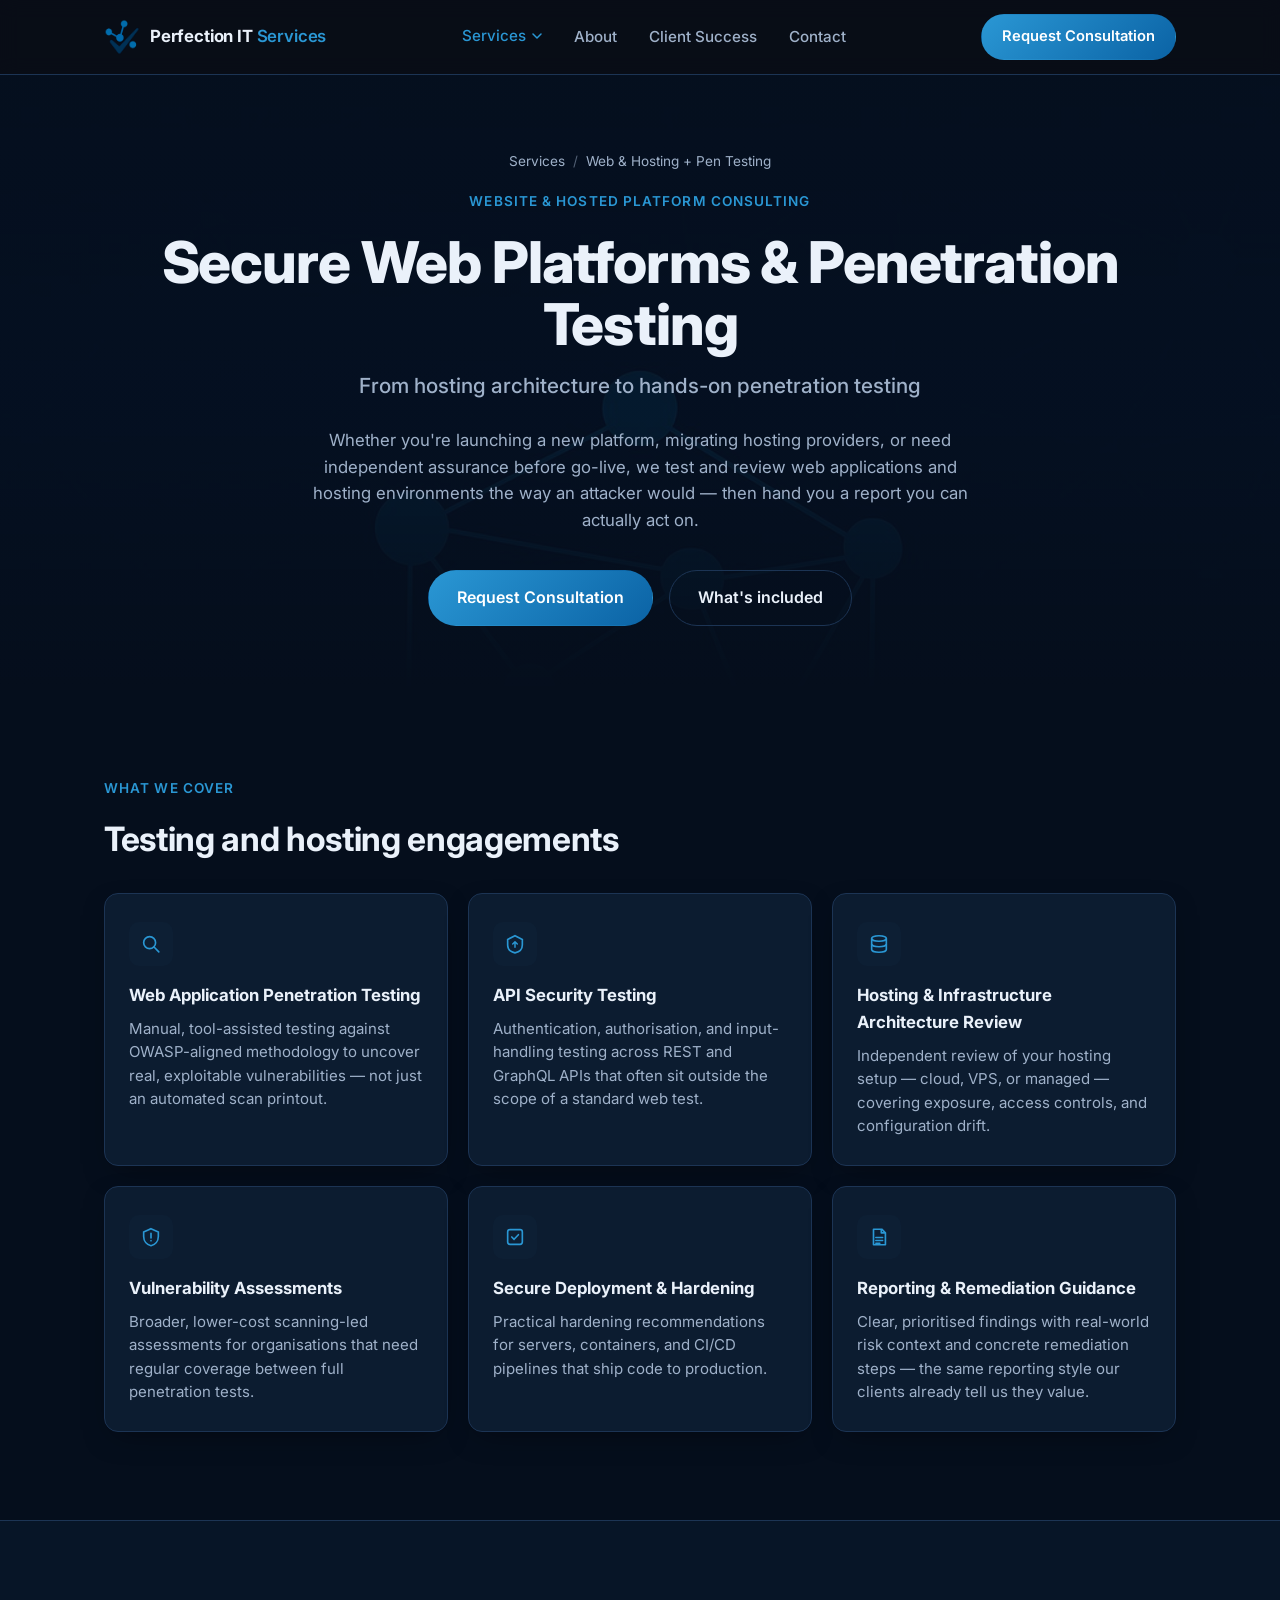
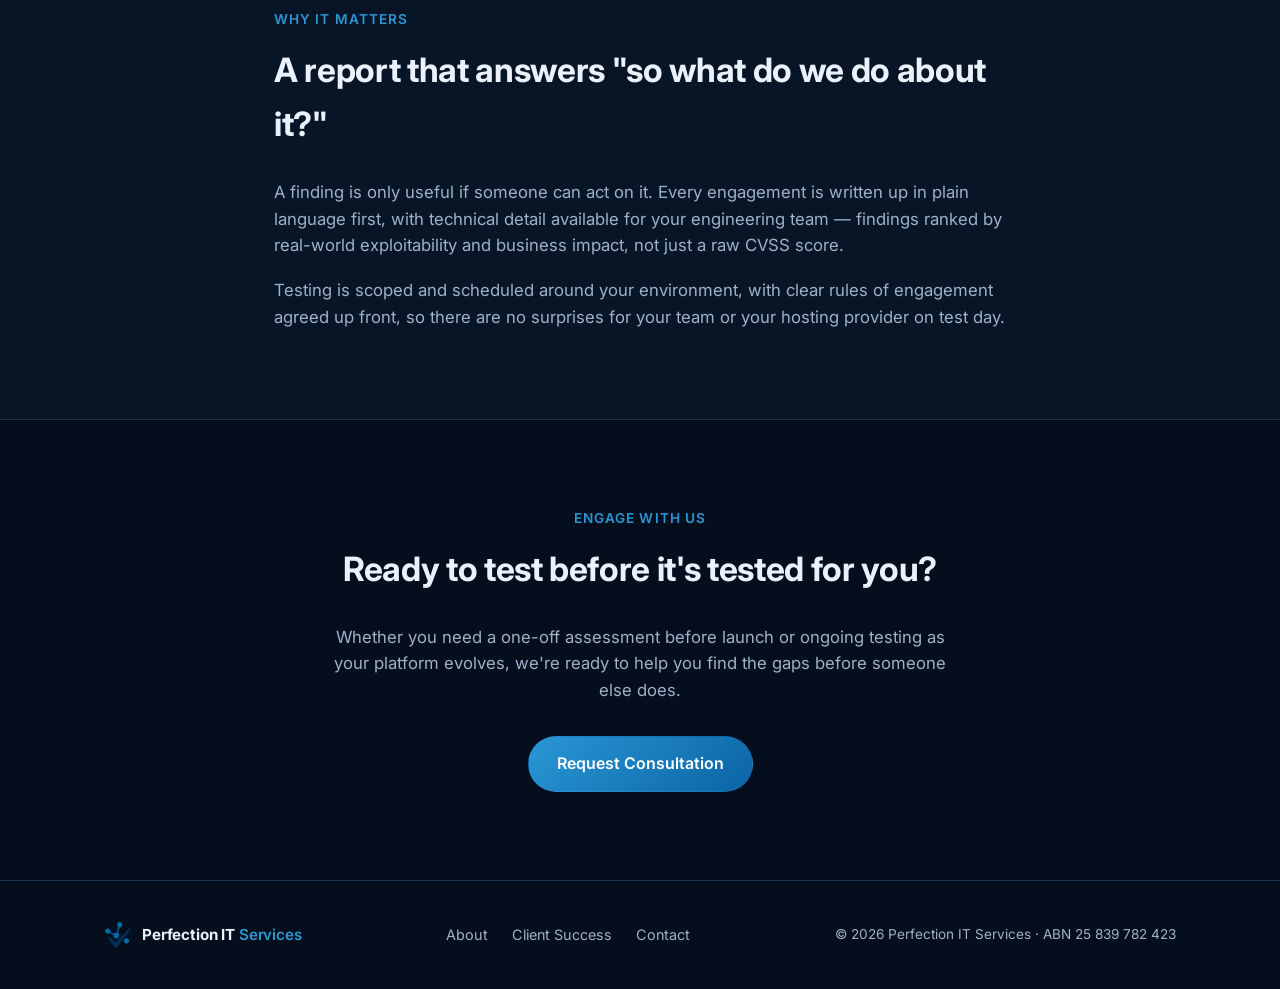
<file: web-hosting-pentest.html>
<!DOCTYPE html>
<html lang="en-AU">
<head>
<meta charset="UTF-8">
<meta name="viewport" content="width=device-width, initial-scale=1.0">
<title>Web &amp; Hosting Consulting + Pen Testing | Perfection IT Services</title>
<meta name="description" content="Web application penetration testing, hosting architecture review, and secure deployment consulting for Australian businesses.">
<meta name="robots" content="index, follow">
<link rel="canonical" href="https://perfection-it.com/web-hosting-pentest.html">

<link rel="icon" type="image/png" sizes="32x32" href="assets/favicon-32.png">
<link rel="icon" type="image/png" sizes="48x48" href="assets/favicon-48.png">
<link rel="icon" type="image/png" sizes="64x64" href="assets/favicon-64.png">
<link rel="apple-touch-icon" sizes="180x180" href="assets/apple-touch-icon.png">
<link rel="preconnect" href="https://fonts.googleapis.com">
<link rel="preconnect" href="https://fonts.gstatic.com" crossorigin>
<link href="https://fonts.googleapis.com/css2?family=Inter:wght@400;500;600;700;800&display=swap" rel="stylesheet">
<link rel="stylesheet" href="css/styles.css">

<meta property="og:site_name" content="Perfection IT Services">
<meta property="og:title" content="Web & Hosting Consulting + Pen Testing | Perfection IT Services">
<meta property="og:description" content="Web application penetration testing, hosting architecture review, and secure deployment consulting.">
<meta property="og:type" content="website">
<meta property="og:url" content="https://perfection-it.com/web-hosting-pentest.html">
<meta property="og:image" content="https://perfection-it.com/assets/og-image.jpg">
<meta property="og:locale" content="en_AU">
<meta name="twitter:card" content="summary_large_image">
<meta name="twitter:title" content="Web & Hosting Consulting + Pen Testing | Perfection IT Services">
<meta name="twitter:description" content="Web application penetration testing, hosting architecture review, and secure deployment consulting.">
<meta name="twitter:image" content="https://perfection-it.com/assets/og-image.jpg">

<script type="application/ld+json">
{
  "@context": "https://schema.org",
  "@type": "Service",
  "serviceType": "Web Hosting Consulting and Penetration Testing",
  "name": "Website & Hosted Platform Consulting + Penetration Testing",
  "url": "https://perfection-it.com/web-hosting-pentest.html",
  "description": "Web application penetration testing, API security testing, hosting and infrastructure architecture review, vulnerability assessments, secure deployment and hardening, and remediation reporting.",
  "areaServed": "AU",
  "provider": {
    "@type": "ProfessionalService",
    "name": "Perfection IT Services",
    "url": "https://perfection-it.com/"
  }
}
</script>
<script type="application/ld+json">
{
  "@context": "https://schema.org",
  "@type": "BreadcrumbList",
  "itemListElement": [
    { "@type": "ListItem", "position": 1, "name": "Home", "item": "https://perfection-it.com/" },
    { "@type": "ListItem", "position": 2, "name": "Services", "item": "https://perfection-it.com/#services" },
    { "@type": "ListItem", "position": 3, "name": "Web & Hosting + Pen Testing", "item": "https://perfection-it.com/web-hosting-pentest.html" }
  ]
}
</script>
</head>
<body>

<a class="skip-link" href="#main">Skip to content</a>

<header class="site-header" id="top">
  <div class="container header-inner">
    <a href="index.html" class="brand" aria-label="Perfection IT Services — home">
      <img src="assets/logo-mark.png" alt="" width="36" height="36" class="brand-mark">
      <span class="brand-name">Perfection IT<span class="brand-name-accent"> Services</span></span>
    </a>

    <nav class="site-nav" aria-label="Primary">
      <button class="nav-toggle" id="navToggle" aria-expanded="false" aria-controls="navMenu" aria-label="Toggle menu">
        <span></span><span></span><span></span>
      </button>
      <ul class="nav-menu" id="navMenu">
        <li class="has-dropdown">
          <button type="button" class="dropdown-toggle is-current" aria-haspopup="true" aria-expanded="false">
            Services
            <svg class="chevron" width="10" height="10" viewBox="0 0 10 10" aria-hidden="true"><path d="M1 3 L5 7 L9 3" stroke="currentColor" stroke-width="1.5" fill="none" stroke-linecap="round" stroke-linejoin="round"/></svg>
          </button>
          <ul class="dropdown-menu">
            <li><a href="network-consulting.html">Network Consulting</a></li>
            <li><a href="fortinet-consulting.html">FortiNet Consulting</a></li>
            <li><a href="web-hosting-pentest.html" aria-current="page">Web &amp; Hosting + Pen Testing</a></li>
          </ul>
        </li>
        <li><a href="index.html#about">About</a></li>
        <li><a href="index.html#success">Client Success</a></li>
        <li><a href="index.html#engage">Contact</a></li>
      </ul>
    </nav>

    <a href="https://portal.perfection-it.com/Request/Website" class="btn btn-primary btn-header">Request Consultation</a>
  </div>
</header>

<main id="main">

  <section class="hero hero-page">
    <div class="container hero-inner">
      <p class="breadcrumb"><a href="index.html">Services</a><span class="sep">/</span>Web &amp; Hosting + Pen Testing</p>
      <p class="eyebrow">Website &amp; Hosted Platform Consulting</p>
      <h1>Secure Web Platforms &amp; Penetration Testing</h1>
      <p class="hero-sub">From hosting architecture to hands-on penetration testing</p>
      <p class="hero-lede">
        Whether you're launching a new platform, migrating hosting providers, or need independent assurance before
        go-live, we test and review web applications and hosting environments the way an attacker would — then
        hand you a report you can actually act on.
      </p>
      <div class="hero-actions">
        <a href="https://portal.perfection-it.com/Request/Website" class="btn btn-primary btn-lg">Request Consultation</a>
        <a href="#coverage" class="btn btn-ghost btn-lg">What's included</a>
      </div>
    </div>
    <div class="hero-glow" aria-hidden="true"></div>
  </section>

  <section class="section" id="coverage">
    <div class="container">
      <p class="section-kicker">What We Cover</p>
      <h2>Testing and hosting engagements</h2>
      <div class="feature-grid">

        <div class="feature-card">
          <span class="feature-icon" aria-hidden="true">
            <svg width="22" height="22" viewBox="0 0 24 24" fill="none"><circle cx="10.5" cy="10.5" r="6.5" stroke="currentColor" stroke-width="1.8"/><path d="M15.3 15.3 L20.5 20.5" stroke="currentColor" stroke-width="1.8" stroke-linecap="round"/></svg>
          </span>
          <h3>Web Application Penetration Testing</h3>
          <p>Manual, tool-assisted testing against OWASP-aligned methodology to uncover real, exploitable vulnerabilities — not just an automated scan printout.</p>
        </div>

        <div class="feature-card">
          <span class="feature-icon" aria-hidden="true">
            <svg width="22" height="22" viewBox="0 0 24 24" fill="none"><path d="M4 7 L12 3 L20 7 V13 C20 17.5 16.6 20.6 12 21.7 C7.4 20.6 4 17.5 4 13 Z" stroke="currentColor" stroke-width="1.8"/><path d="M9.5 12 L12 9.5 M12 9.5 L14.5 12 M12 9.5 V15.5" stroke="currentColor" stroke-width="1.6" stroke-linecap="round" stroke-linejoin="round"/></svg>
          </span>
          <h3>API Security Testing</h3>
          <p>Authentication, authorisation, and input-handling testing across REST and GraphQL APIs that often sit outside the scope of a standard web test.</p>
        </div>

        <div class="feature-card">
          <span class="feature-icon" aria-hidden="true">
            <svg width="22" height="22" viewBox="0 0 24 24" fill="none"><ellipse cx="12" cy="6" rx="8" ry="3" stroke="currentColor" stroke-width="1.8"/><path d="M4 6 V18 C4 19.7 7.6 21 12 21 C16.4 21 20 19.7 20 18 V6" stroke="currentColor" stroke-width="1.8"/><path d="M4 12 C4 13.7 7.6 15 12 15 C16.4 15 20 13.7 20 12" stroke="currentColor" stroke-width="1.8"/></svg>
          </span>
          <h3>Hosting &amp; Infrastructure Architecture Review</h3>
          <p>Independent review of your hosting setup — cloud, VPS, or managed — covering exposure, access controls, and configuration drift.</p>
        </div>

        <div class="feature-card">
          <span class="feature-icon" aria-hidden="true">
            <svg width="22" height="22" viewBox="0 0 24 24" fill="none"><path d="M12 3 L20 6.5 V11.5 C20 16.5 16.6 20.4 12 21.5 C7.4 20.4 4 16.5 4 11.5 V6.5 Z" stroke="currentColor" stroke-width="1.8"/><path d="M12 8 V13 M12 16 V16.2" stroke="currentColor" stroke-width="1.8" stroke-linecap="round"/></svg>
          </span>
          <h3>Vulnerability Assessments</h3>
          <p>Broader, lower-cost scanning-led assessments for organisations that need regular coverage between full penetration tests.</p>
        </div>

        <div class="feature-card">
          <span class="feature-icon" aria-hidden="true">
            <svg width="22" height="22" viewBox="0 0 24 24" fill="none"><rect x="4" y="4" width="16" height="16" rx="2.5" stroke="currentColor" stroke-width="1.8"/><path d="M8.5 12 L11 14.5 L15.7 9.5" stroke="currentColor" stroke-width="1.8" stroke-linecap="round" stroke-linejoin="round"/></svg>
          </span>
          <h3>Secure Deployment &amp; Hardening</h3>
          <p>Practical hardening recommendations for servers, containers, and CI/CD pipelines that ship code to production.</p>
        </div>

        <div class="feature-card">
          <span class="feature-icon" aria-hidden="true">
            <svg width="22" height="22" viewBox="0 0 24 24" fill="none"><path d="M6 3.5 H15 L19 7.5 V20.5 H6 Z" stroke="currentColor" stroke-width="1.8" stroke-linejoin="round"/><path d="M14.5 3.5 V7.5 H19" stroke="currentColor" stroke-width="1.8" stroke-linejoin="round"/><path d="M8.5 12.5 H16 M8.5 15.7 H16 M8.5 18.9 H13" stroke="currentColor" stroke-width="1.6" stroke-linecap="round"/></svg>
          </span>
          <h3>Reporting &amp; Remediation Guidance</h3>
          <p>Clear, prioritised findings with real-world risk context and concrete remediation steps — the same reporting style our clients already tell us they value.</p>
        </div>

      </div>
    </div>
  </section>

  <section class="section section-alt">
    <div class="container section-narrow">
      <p class="section-kicker">Why It Matters</p>
      <h2>A report that answers "so what do we do about it?"</h2>
      <div class="prose">
        <p>A finding is only useful if someone can act on it. Every engagement is written up in plain language first, with technical detail available for your engineering team — findings ranked by real-world exploitability and business impact, not just a raw CVSS score.</p>
        <p>Testing is scoped and scheduled around your environment, with clear rules of engagement agreed up front, so there are no surprises for your team or your hosting provider on test day.</p>
      </div>
    </div>
  </section>

  <section class="section engage" id="engage">
    <div class="container section-narrow engage-inner">
      <p class="section-kicker">Engage With Us</p>
      <h2>Ready to test before it's tested for you?</h2>
      <p class="engage-lede">
        Whether you need a one-off assessment before launch or ongoing testing as your platform evolves, we're
        ready to help you find the gaps before someone else does.
      </p>
      <a href="https://portal.perfection-it.com/Request/Website" class="btn btn-primary btn-lg">Request Consultation</a>
    </div>
  </section>

</main>

<footer class="site-footer">
  <div class="container footer-inner">
    <a href="index.html" class="brand brand-footer" aria-label="Perfection IT Services — home">
      <img src="assets/logo-mark.png" alt="" width="28" height="28" class="brand-mark">
      <span class="brand-name">Perfection IT<span class="brand-name-accent"> Services</span></span>
    </a>
    <nav aria-label="Footer">
      <ul class="footer-nav">
        <li><a href="index.html#about">About</a></li>
        <li><a href="index.html#success">Client Success</a></li>
        <li><a href="#" class="js-mailto" data-user="consulting" data-domain="perfection-it.com">Contact</a></li>
      </ul>
    </nav>
    <p class="footer-copy">&copy; 2026 Perfection IT Services · ABN 25 839 782 423</p>
  </div>
</footer>

<script src="js/main.js"></script>
</body>
</html>
</file>
<file: css/styles.css>
/* Perfection IT Services — rebuilt static site
   Palette: deep navy background, teal/blue accent gradient, light text */

:root {
  --bg: #050e1c;
  --bg-alt: #071527;
  --surface: #0c1c30;
  --surface-2: #0f223880;
  --border: #1c3454;
  --text: #eaf1fa;
  --text-muted: #9fb1c9;
  --accent: #2a97d4;
  --accent-2: #0b63a5;
  --accent-grad: linear-gradient(135deg, var(--accent), var(--accent-2));
  --radius: 14px;
  --container: 1120px;
  --shadow: 0 10px 30px -12px rgba(0, 0, 0, 0.5);
}

* { box-sizing: border-box; }

html { scroll-behavior: smooth; }

body {
  margin: 0;
  background: var(--bg);
  color: var(--text);
  font-family: "Inter", -apple-system, BlinkMacSystemFont, "Segoe UI", Roboto, sans-serif;
  line-height: 1.6;
  -webkit-font-smoothing: antialiased;
}

.container {
  width: 100%;
  max-width: var(--container);
  margin: 0 auto;
  padding: 0 24px;
}

.section-narrow { max-width: 780px; }

img { max-width: 100%; display: block; }

a { color: inherit; text-decoration: none; }

.skip-link {
  position: absolute;
  left: -999px;
  top: auto;
  background: var(--accent);
  color: #06231f;
  padding: 10px 16px;
  border-radius: 8px;
  z-index: 100;
}
.skip-link:focus {
  left: 16px;
  top: 16px;
}

/* Header */
.site-header {
  position: sticky;
  top: 0;
  z-index: 50;
  background: rgba(10, 14, 22, 0.85);
  backdrop-filter: blur(10px);
  border-bottom: 1px solid var(--border);
}

.header-inner {
  display: flex;
  align-items: center;
  justify-content: space-between;
  gap: 24px;
  padding-top: 14px;
  padding-bottom: 14px;
}

.brand {
  display: flex;
  align-items: center;
  gap: 10px;
  font-weight: 700;
  letter-spacing: -0.01em;
  font-size: 1.05rem;
  flex-shrink: 0;
}

.brand-name-accent { color: var(--accent); font-weight: 600; }

.site-nav { flex: 1; display: flex; justify-content: center; }

.nav-menu {
  list-style: none;
  display: flex;
  gap: 32px;
  margin: 0;
  padding: 0;
}

.nav-menu a {
  color: var(--text-muted);
  font-weight: 500;
  font-size: 0.95rem;
  transition: color 0.15s ease;
}
.nav-menu a:hover { color: var(--text); }

/* Services dropdown */
.has-dropdown { position: relative; }

.dropdown-toggle {
  display: flex;
  align-items: center;
  gap: 6px;
  background: none;
  border: none;
  padding: 0;
  margin: 0;
  color: var(--text-muted);
  font: inherit;
  font-weight: 500;
  font-size: 0.95rem;
  cursor: pointer;
  transition: color 0.15s ease;
}
.dropdown-toggle:hover { color: var(--text); }
.has-dropdown.open .dropdown-toggle { color: var(--text); }

.chevron { transition: transform 0.15s ease; flex-shrink: 0; }
.has-dropdown.open .chevron { transform: rotate(180deg); }

.dropdown-menu {
  list-style: none;
  margin: 0;
  padding: 8px;
  position: absolute;
  top: calc(100% + 16px);
  left: 50%;
  transform: translateX(-50%);
  background: var(--surface);
  border: 1px solid var(--border);
  border-radius: 12px;
  min-width: 250px;
  box-shadow: var(--shadow);
  display: none;
  z-index: 60;
}
.has-dropdown.open .dropdown-menu { display: block; }

.dropdown-menu a {
  display: block;
  padding: 10px 12px;
  border-radius: 8px;
  font-size: 0.92rem;
  color: var(--text-muted);
}
.dropdown-menu a:hover { background: var(--surface-2); color: var(--text); }
.dropdown-menu a[aria-current="page"] { color: var(--accent); }
.dropdown-toggle.is-current { color: var(--accent); }

.nav-toggle {
  display: none;
  flex-direction: column;
  justify-content: center;
  gap: 5px;
  width: 40px;
  height: 40px;
  background: transparent;
  border: 1px solid var(--border);
  border-radius: 8px;
  cursor: pointer;
}
.nav-toggle span {
  display: block;
  height: 2px;
  width: 18px;
  margin: 0 auto;
  background: var(--text);
  border-radius: 2px;
}

/* Buttons */
.btn {
  display: inline-flex;
  align-items: center;
  justify-content: center;
  gap: 8px;
  padding: 10px 20px;
  border-radius: 999px;
  font-weight: 600;
  font-size: 0.92rem;
  border: 1px solid transparent;
  cursor: pointer;
  transition: transform 0.15s ease, box-shadow 0.15s ease, background 0.15s ease, border-color .15s ease;
  white-space: nowrap;
}
.btn-primary {
  background: var(--accent-grad);
  color: #ffffff;
}
.btn-primary:hover { transform: translateY(-1px); box-shadow: 0 8px 24px -8px rgba(42, 151, 212, 0.55); }

.btn-ghost {
  background: transparent;
  color: var(--text);
  border-color: var(--border);
}
.btn-ghost:hover { border-color: var(--accent); color: var(--accent); }

.btn-lg { padding: 14px 28px; font-size: 1rem; }
.btn-header { flex-shrink: 0; }

/* Hero */
.hero {
  position: relative;
  padding: 108px 0 96px;
  overflow: hidden;
  text-align: center;
  background: var(--bg);
}

.hero-glow {
  position: absolute;
  inset: 0;
  background-image:
    linear-gradient(180deg, rgba(5, 14, 28, 0.94) 0%, rgba(5, 14, 28, 0.88) 55%, var(--bg) 100%),
    url("../assets/hero-bg.jpg");
  background-size: cover;
  background-position: center 30%;
  pointer-events: none;
  z-index: 0;
}

.hero-inner { position: relative; z-index: 1; }

.eyebrow {
  display: inline-block;
  color: var(--accent);
  font-weight: 600;
  font-size: 0.85rem;
  letter-spacing: 0.08em;
  text-transform: uppercase;
  margin: 0 0 18px;
}

.hero h1 {
  font-size: clamp(2.4rem, 5vw, 3.6rem);
  line-height: 1.08;
  margin: 0 0 14px;
  letter-spacing: -0.02em;
  font-weight: 800;
}

.hero-sub {
  font-size: clamp(1.05rem, 2vw, 1.3rem);
  color: var(--text-muted);
  font-weight: 500;
  margin: 0 0 24px;
}

.hero-lede {
  max-width: 680px;
  margin: 0 auto 36px;
  color: var(--text-muted);
  font-size: 1.05rem;
}

.hero-actions {
  display: flex;
  align-items: center;
  justify-content: center;
  gap: 16px;
  flex-wrap: wrap;
}

/* Sub-page hero + breadcrumb */
.hero-page { padding: 76px 0 64px; }

.breadcrumb {
  margin: 0 0 16px;
  font-size: 0.85rem;
  color: var(--text-muted);
}
.breadcrumb a { color: var(--text-muted); }
.breadcrumb a:hover { color: var(--accent); }
.breadcrumb .sep { margin: 0 8px; opacity: 0.5; }

/* Feature / service cards */
.feature-grid {
  display: grid;
  grid-template-columns: repeat(3, 1fr);
  gap: 20px;
}

.feature-grid.feature-grid-2 { grid-template-columns: repeat(2, 1fr); }

.feature-card {
  background: var(--surface);
  border: 1px solid var(--border);
  border-radius: var(--radius);
  padding: 28px 24px;
  box-shadow: var(--shadow);
  transition: transform 0.15s ease, border-color 0.15s ease;
}

a.feature-card { display: block; }
a.feature-card:hover { transform: translateY(-3px); border-color: var(--accent); }

.feature-icon {
  width: 44px;
  height: 44px;
  border-radius: 10px;
  background: var(--surface-2);
  display: flex;
  align-items: center;
  justify-content: center;
  margin-bottom: 16px;
  color: var(--accent);
}

.feature-card h3 {
  font-size: 1.05rem;
  margin: 0 0 8px;
  color: var(--text);
}

.feature-card p {
  margin: 0;
  color: var(--text-muted);
  font-size: 0.94rem;
  line-height: 1.55;
}

.feature-card .card-link {
  display: inline-flex;
  align-items: center;
  gap: 6px;
  margin-top: 14px;
  color: var(--accent);
  font-size: 0.9rem;
  font-weight: 600;
}

/* Certification badge */
.cert-badge {
  display: flex;
  align-items: flex-start;
  gap: 18px;
  background: var(--surface);
  border: 1px solid var(--border);
  border-left: 3px solid var(--accent);
  border-radius: var(--radius);
  padding: 26px 28px;
  box-shadow: var(--shadow);
}

.cert-icon {
  flex-shrink: 0;
  width: 56px;
  height: 56px;
  border-radius: 12px;
  background: var(--accent-grad);
  display: flex;
  align-items: center;
  justify-content: center;
  color: #fff;
}

.cert-badge h3 { margin: 0 0 6px; font-size: 1.05rem; }
.cert-badge p { margin: 0; color: var(--text-muted); font-size: 0.94rem; }

/* Services overview section (homepage) */
.services-grid {
  display: grid;
  grid-template-columns: repeat(3, 1fr);
  gap: 20px;
}

/* Stats */
.stats { padding: 0 0 96px; }

.stats-grid {
  display: grid;
  grid-template-columns: repeat(3, 1fr);
  gap: 20px;
}

.stat-card {
  background: var(--surface);
  border: 1px solid var(--border);
  border-radius: var(--radius);
  padding: 32px 24px;
  text-align: center;
  box-shadow: var(--shadow);
}

.stat-number {
  font-size: 2.2rem;
  font-weight: 800;
  margin: 0 0 8px;
  background: var(--accent-grad);
  -webkit-background-clip: text;
  background-clip: text;
  color: transparent;
}

.stat-label {
  margin: 0;
  color: var(--text-muted);
  font-size: 0.92rem;
  line-height: 1.5;
}

/* Sections */
.section { padding: 88px 0; }
.section-alt { background: var(--bg-alt); border-top: 1px solid var(--border); border-bottom: 1px solid var(--border); }

.section-kicker {
  color: var(--accent);
  font-weight: 600;
  font-size: 0.85rem;
  letter-spacing: 0.08em;
  text-transform: uppercase;
  margin: 0 0 12px;
}

.section h2 {
  font-size: clamp(1.6rem, 3vw, 2.1rem);
  letter-spacing: -0.01em;
  margin: 0 0 28px;
}

.section-center { text-align: center; }
.section-center .section-kicker,
.section-center h2 { text-align: center; }
.section-center h2 { max-width: 640px; margin-left: auto; margin-right: auto; }

.prose p {
  color: var(--text-muted);
  font-size: 1.05rem;
  margin: 0 0 18px;
}
.prose p:last-child { margin-bottom: 0; }

/* Testimonial */
.testimonial {
  margin: 0;
  background: var(--surface);
  border: 1px solid var(--border);
  border-left: 3px solid var(--accent);
  border-radius: var(--radius);
  padding: 32px 32px 26px;
  box-shadow: var(--shadow);
}

.testimonial blockquote {
  margin: 0 0 18px;
  font-size: 1.05rem;
  color: var(--text);
}

.testimonial figcaption {
  color: var(--accent);
  font-weight: 600;
  font-size: 0.95rem;
}

/* Engage */
.engage-inner { text-align: center; }
.engage .section-kicker { display: block; }
.engage-lede {
  color: var(--text-muted);
  font-size: 1.05rem;
  max-width: 620px;
  margin: 0 auto 32px;
}

/* Footer */
.site-footer {
  border-top: 1px solid var(--border);
  padding: 40px 0;
}

.footer-inner {
  display: flex;
  flex-wrap: wrap;
  align-items: center;
  justify-content: space-between;
  gap: 20px;
}

.brand-footer { font-size: 0.95rem; }

.footer-nav {
  list-style: none;
  display: flex;
  gap: 24px;
  margin: 0;
  padding: 0;
}
.footer-nav a {
  color: var(--text-muted);
  font-size: 0.9rem;
}
.footer-nav a:hover { color: var(--accent); }

.footer-copy {
  margin: 0;
  color: var(--text-muted);
  font-size: 0.85rem;
}

/* Responsive */
@media (max-width: 800px) {
  .nav-toggle { display: flex; }
  .site-nav { justify-content: flex-end; }
  .nav-menu {
    position: absolute;
    top: 100%;
    left: 0;
    right: 0;
    background: var(--bg);
    border-bottom: 1px solid var(--border);
    flex-direction: column;
    gap: 0;
    display: none;
    padding: 8px 24px 16px;
  }
  .nav-menu.open { display: flex; }
  .nav-menu li { border-top: 1px solid var(--border); }
  .nav-menu a { display: block; padding: 14px 0; }
  .btn-header { display: none; }
  .stats-grid { grid-template-columns: 1fr; }
  .hero { padding: 84px 0 64px; }
  .footer-inner { flex-direction: column; text-align: center; }
  .feature-grid, .feature-grid.feature-grid-2, .services-grid { grid-template-columns: 1fr; }
  .cert-badge { flex-direction: column; }

  .has-dropdown .dropdown-menu {
    position: static;
    transform: none;
    box-shadow: none;
    border: none;
    background: transparent;
    padding: 0 0 8px 10px;
    margin-top: 2px;
    min-width: 0;
    display: none;
  }
  .has-dropdown.open .dropdown-menu { display: block; }
  .dropdown-menu a { padding: 10px 0; }
}
</file>
